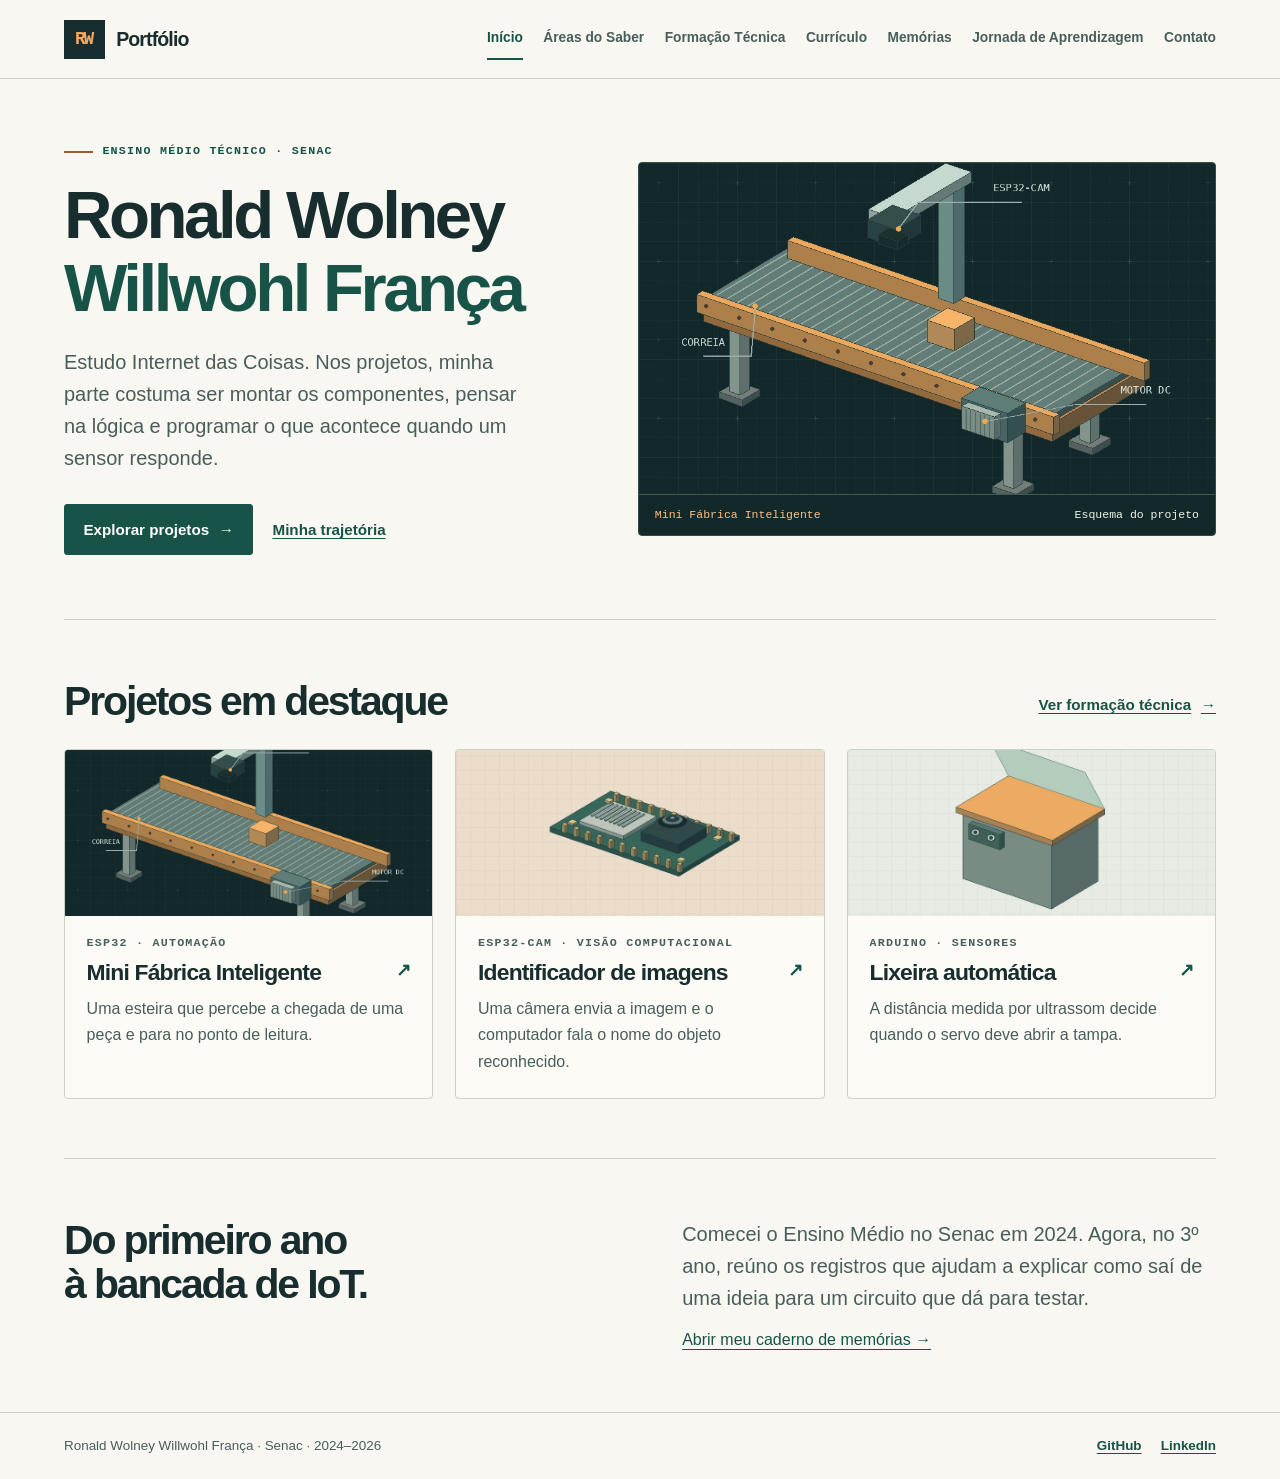
<file: index.html>
<!doctype html>
<html lang="pt-BR">
  <head>
    <meta charset="utf-8">
    <meta name="viewport" content="width=device-width, initial-scale=1">
    <meta name="description" content="Início no portfólio de Ronald Wolney Willwohl França, estudante de Internet das Coisas no Senac.">
    <title>Início | Ronald Wolney Willwohl França</title>
    <link rel="stylesheet" href="css/estilo.css">
  </head>
  <body>
    <a class="skip" href="#principal">Pular para o conteúdo</a>
    <!-- O menu é HTML comum. aria-current indica a página aberta para leitores de tela. -->
    <header>
      <div class="barra wrap">
        <a class="marca" href="index.html" aria-label="Portfólio de Ronald, início">
          <b aria-hidden="true">RW</b> Portfólio</a>
        <nav aria-label="Navegação principal">
          <a href="index.html" aria-current="page">Início</a>
          <a href="areas-do-saber.html">Áreas do Saber</a>
          <a href="formacao-tecnica.html">Formação Técnica</a>
          <a href="curriculo.html">Currículo</a>
          <a href="memorias.html">Memórias</a>
          <a href="jornada.html">Jornada de Aprendizagem</a>
          <a href="contato.html">Contato</a>
        </nav>
      </div>
    </header>
    <!-- As páginas ficam no mesmo nível. Caminhos relativos também funcionam depois de extrair o ZIP. -->
    <main id="principal" class="wrap">
      <section class="hero" aria-labelledby="nome">
        <div>
          <p class="micro">Ensino Médio Técnico · Senac</p>
          <h1 id="nome">Ronald Wolney<span>Willwohl França</span>
          </h1>
          <p class="lead">Estudo Internet das Coisas. Nos projetos, minha parte costuma ser montar os componentes, pensar na lógica e programar o que acontece quando um sensor responde.</p>
          <div class="links">
            <a class="botao" href="formacao-tecnica.html">Explorar projetos <span aria-hidden="true">→</span>
            </a>
            <a class="texto-link" href="jornada.html">Minha trajetória</a>
          </div>
        </div>
        <figure class="prancha">
          <img src="imagens/esteira.webp" alt="Ilustração em perspectiva da Mini Fábrica, com correia, motor e câmera acima da peça.">
          <figcaption>
            <span>Mini Fábrica Inteligente</span>
            <span>Esquema do projeto</span>
          </figcaption>
        </figure>
      </section>
      <section class="secao" aria-labelledby="destaques">
        <div class="linha-topo">
          <h2 id="destaques">Projetos em destaque</h2>
          <a class="texto-link" href="formacao-tecnica.html">Ver formação técnica <span aria-hidden="true">→</span>
          </a>
        </div>
        <div class="grade">
          <a class="card" href="formacao-tecnica.html#esteira">
            <img src="imagens/esteira.webp" alt="Ilustração de uma esteira com câmera e motor">
            <div class="corpo">
              <p class="micro">ESP32 · Automação</p>
              <h3>Mini Fábrica Inteligente <span aria-hidden="true">↗</span>
              </h3>
              <p>Uma esteira que percebe a chegada de uma peça e para no ponto de leitura.</p>
            </div>
          </a>
          <a class="card" href="formacao-tecnica.html#camera">
            <img src="imagens/camera.webp" alt="Ilustração de um módulo de câmera">
            <div class="corpo">
              <p class="micro">ESP32-CAM · Visão computacional</p>
              <h3>Identificador de imagens <span aria-hidden="true">↗</span>
              </h3>
              <p>Uma câmera envia a imagem e o computador fala o nome do objeto reconhecido.</p>
            </div>
          </a>
          <a class="card" href="formacao-tecnica.html#lixeira">
            <img src="imagens/lixeira.webp" alt="Ilustração da tampa e do sensor de uma lixeira">
            <div class="corpo">
              <p class="micro">Arduino · Sensores</p>
              <h3>Lixeira automática <span aria-hidden="true">↗</span>
              </h3>
              <p>A distância medida por ultrassom decide quando o servo deve abrir a tampa.</p>
            </div>
          </a>
        </div>
      </section>
      <section class="secao">
        <div class="ficha">
          <h2>Do primeiro ano<br>à bancada de IoT.</h2>
          <div>
            <p class="lead">Comecei o Ensino Médio no Senac em 2024. Agora, no 3º ano, reúno os registros que ajudam a explicar como saí de uma ideia para um circuito que dá para testar.</p>
            <p>
              <a href="memorias.html">Abrir meu caderno de memórias →</a>
            </p>
          </div>
        </div>
      </section>
    </main>
    <footer>
      <div class="rodape wrap">
        <span>Ronald Wolney Willwohl França · Senac · 2024–2026</span>
        <div class="links">
          <a href="https://github.com/RonaldinDuCaus">GitHub</a>
          <a href="https://www.linkedin.com/in/ronald-wolney-willwohl-fran%C3%A7a-411b18274/">LinkedIn</a>
        </div>
      </div>
    </footer>
  </body>
</html>
</file>
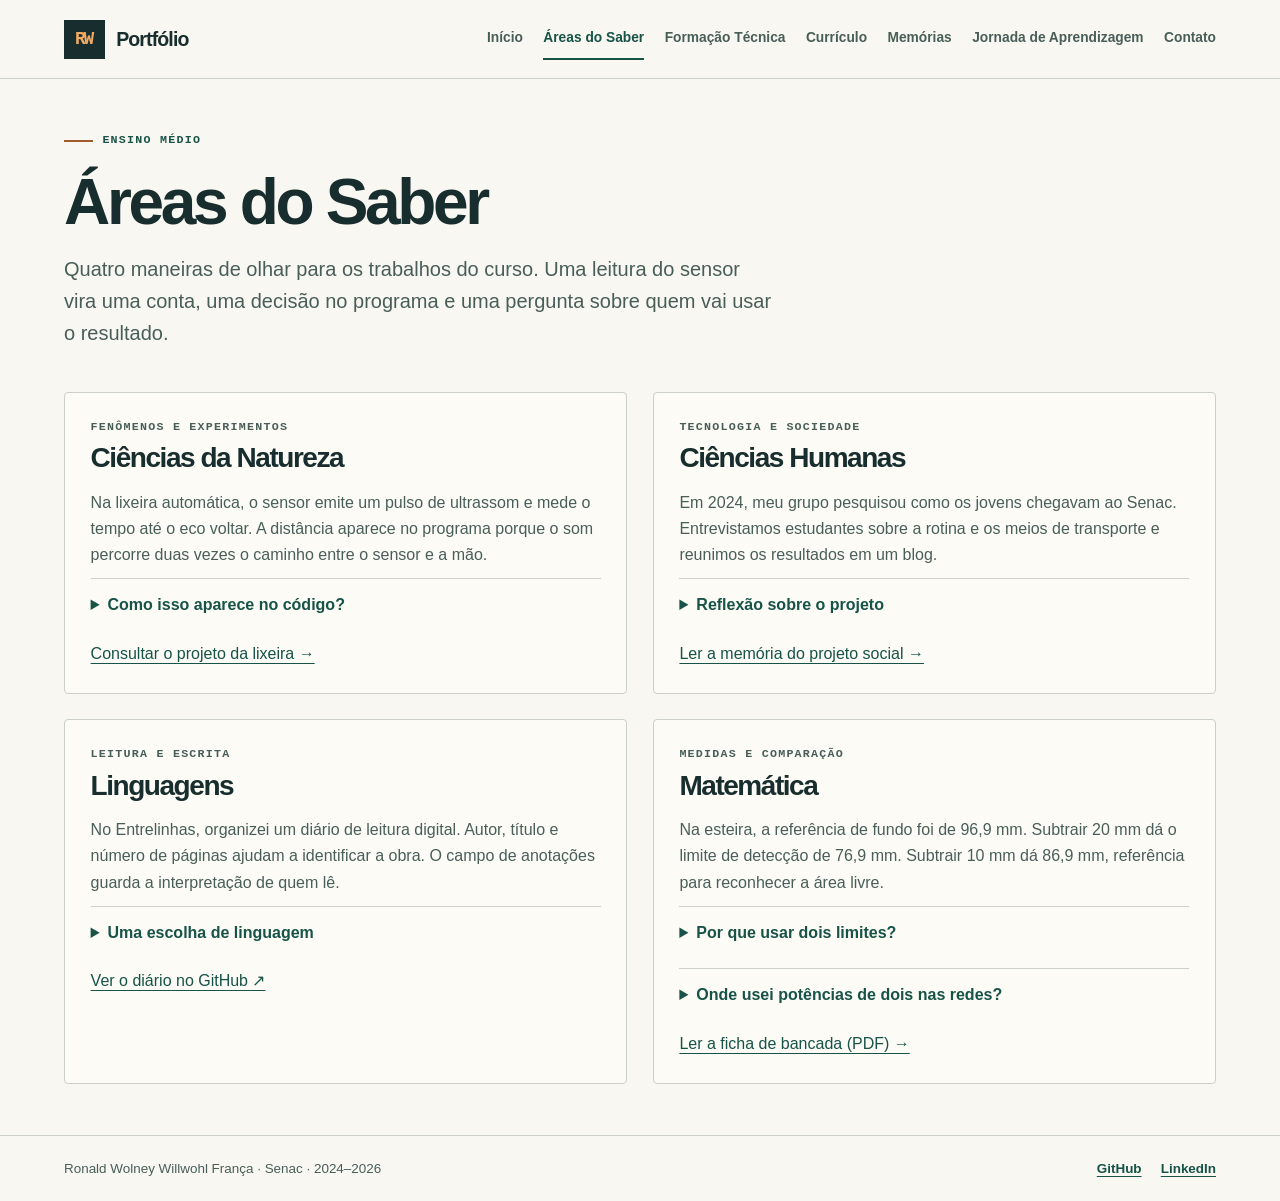
<file: areas-do-saber.html>
<!doctype html>
<html lang="pt-BR">
  <head>
    <meta charset="utf-8">
    <meta name="viewport" content="width=device-width, initial-scale=1">
    <meta name="description" content="Áreas do Saber no portfólio de Ronald Wolney Willwohl França, estudante de Internet das Coisas no Senac.">
    <title>Áreas do Saber | Ronald Wolney Willwohl França</title>
    <link rel="stylesheet" href="css/estilo.css">
  </head>
  <body>
    <a class="skip" href="#principal">Pular para o conteúdo</a>
    <!-- O menu é HTML comum. aria-current indica a página aberta para leitores de tela. -->
    <header>
      <div class="barra wrap">
        <a class="marca" href="index.html" aria-label="Portfólio de Ronald, início">
          <b aria-hidden="true">RW</b> Portfólio</a>
        <nav aria-label="Navegação principal">
          <a href="index.html">Início</a>
          <a href="areas-do-saber.html" aria-current="page">Áreas do Saber</a>
          <a href="formacao-tecnica.html">Formação Técnica</a>
          <a href="curriculo.html">Currículo</a>
          <a href="memorias.html">Memórias</a>
          <a href="jornada.html">Jornada de Aprendizagem</a>
          <a href="contato.html">Contato</a>
        </nav>
      </div>
    </header>
    <!-- As páginas ficam no mesmo nível. Caminhos relativos também funcionam depois de extrair o ZIP. -->
    <main id="principal" class="wrap">
      <div class="intro">
        <p class="micro">Ensino Médio</p>
        <h1>Áreas do Saber</h1>
        <p class="lead">Quatro maneiras de olhar para os trabalhos do curso. Uma leitura do sensor vira uma conta, uma decisão no programa e uma pergunta sobre quem vai usar o resultado.</p>
      </div>
      <section class="duas conteudo" aria-label="Quatro áreas do conhecimento">
        <article class="bloco">
          <p class="micro">Fenômenos e experimentos</p>
          <h2>Ciências da Natureza</h2>
          <p>Na lixeira automática, o sensor emite um pulso de ultrassom e mede o tempo até o eco voltar. A distância aparece no programa porque o som percorre duas vezes o caminho entre o sensor e a mão.</p>
          <details>
            <summary>Como isso aparece no código?</summary>
            <p>O programa multiplica a duração do eco, em microssegundos, por 0,034 cm/µs e divide por dois. A divisão desconta a viagem de volta.</p>
          </details>
          <a href="formacao-tecnica.html#lixeira">Consultar o projeto da lixeira →</a>
        </article>
        <article class="bloco">
          <p class="micro">Tecnologia e sociedade</p>
          <h2>Ciências Humanas</h2>
          <p>Em 2024, meu grupo pesquisou como os jovens chegavam ao Senac. Entrevistamos estudantes sobre a rotina e os meios de transporte e reunimos os resultados em um blog.</p>
          <details>
            <summary>Reflexão sobre o projeto</summary>
            <p>O endereço da escola era o mesmo para todos. As entrevistas mostraram que o percurso até ela fazia parte de rotinas diferentes. O blog foi a forma que encontramos de apresentar essas experiências lado a lado.</p>
          </details>
          <a href="memorias.html#mobilidade">Ler a memória do projeto social →</a>
        </article>
        <article class="bloco">
          <p class="micro">Leitura e escrita</p>
          <h2>Linguagens</h2>
          <p>No Entrelinhas, organizei um diário de leitura digital. Autor, título e número de páginas ajudam a identificar a obra. O campo de anotações guarda a interpretação de quem lê.</p>
          <details>
            <summary>Uma escolha de linguagem</summary>
            <p>“Quero ler”, “Lendo” e “Concluído” nomeiam situações diferentes. Esses rótulos deixam clara a ação que o leitor está registrando.</p>
          </details>
          <a href="https://github.com/RonaldinDuCaus/entrelinhas-leituras">Ver o diário no GitHub ↗</a>
        </article>
        <article class="bloco">
          <p class="micro">Medidas e comparação</p>
          <h2>Matemática</h2>
          <p>Na esteira, a referência de fundo foi de 96,9 mm. Subtrair 20 mm dá o limite de detecção de 76,9 mm. Subtrair 10 mm dá 86,9 mm, referência para reconhecer a área livre.</p>
          <details>
            <summary>Por que usar dois limites?</summary>
            <p>Se a leitura oscilar entre 79 e 82 mm, o sistema fica entre os limites. Isso evita alternar o estado do motor a cada pequena variação.</p>
          </details>
          <details>
            <summary>Onde usei potências de dois nas redes?</summary>
            <p>Em IPv4, cada bit pode ter dois valores. Com seis bits disponíveis, há 64 combinações. Em uma sub-rede /26, duas delas identificam a rede e o broadcast, deixando 62 endereços para dispositivos.</p>
            <a href="formacao-tecnica.html#calculo-ip">Acompanhar o cálculo com um endereço →</a>
          </details>
          <a href="documentos/mini-fabrica.pdf">Ler a ficha de bancada (PDF) →</a>
        </article>
      </section>
    </main>
    <footer>
      <div class="rodape wrap">
        <span>Ronald Wolney Willwohl França · Senac · 2024–2026</span>
        <div class="links">
          <a href="https://github.com/RonaldinDuCaus">GitHub</a>
          <a href="https://www.linkedin.com/in/ronald-wolney-willwohl-fran%C3%A7a-411b18274/">LinkedIn</a>
        </div>
      </div>
    </footer>
  </body>
</html>
</file>
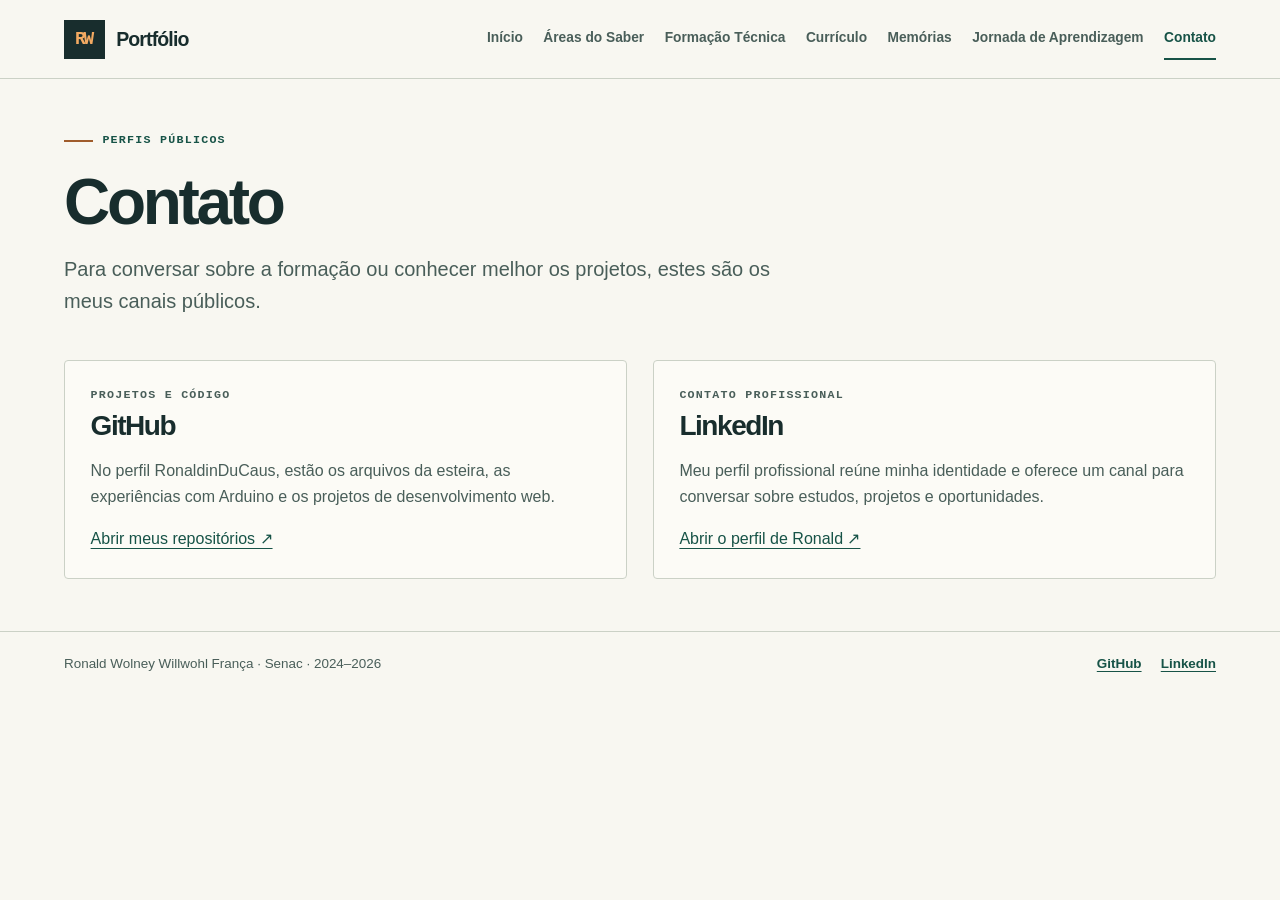
<file: contato.html>
<!doctype html>
<html lang="pt-BR">
  <head>
    <meta charset="utf-8">
    <meta name="viewport" content="width=device-width, initial-scale=1">
    <meta name="description" content="Contato no portfólio de Ronald Wolney Willwohl França, estudante de Internet das Coisas no Senac.">
    <title>Contato | Ronald Wolney Willwohl França</title>
    <link rel="stylesheet" href="css/estilo.css">
  </head>
  <body>
    <a class="skip" href="#principal">Pular para o conteúdo</a>
    <!-- O menu é HTML comum. aria-current indica a página aberta para leitores de tela. -->
    <header>
      <div class="barra wrap">
        <a class="marca" href="index.html" aria-label="Portfólio de Ronald, início">
          <b aria-hidden="true">RW</b> Portfólio</a>
        <nav aria-label="Navegação principal">
          <a href="index.html">Início</a>
          <a href="areas-do-saber.html">Áreas do Saber</a>
          <a href="formacao-tecnica.html">Formação Técnica</a>
          <a href="curriculo.html">Currículo</a>
          <a href="memorias.html">Memórias</a>
          <a href="jornada.html">Jornada de Aprendizagem</a>
          <a href="contato.html" aria-current="page">Contato</a>
        </nav>
      </div>
    </header>
    <!-- As páginas ficam no mesmo nível. Caminhos relativos também funcionam depois de extrair o ZIP. -->
    <main id="principal" class="wrap">
      <div class="intro">
        <p class="micro">Perfis públicos</p>
        <h1>Contato</h1>
        <p class="lead">Para conversar sobre a formação ou conhecer melhor os projetos, estes são os meus canais públicos.</p>
      </div>
      <section class="duas conteudo" aria-label="Perfis de Ronald">
        <article class="bloco">
          <p class="micro">Projetos e código</p>
          <h2>GitHub</h2>
          <p>No perfil RonaldinDuCaus, estão os arquivos da esteira, as experiências com Arduino e os projetos de desenvolvimento web.</p>
          <div class="links">
            <a href="https://github.com/RonaldinDuCaus?tab=repositories">Abrir meus repositórios ↗</a>
          </div>
        </article>
        <article class="bloco">
          <p class="micro">Contato profissional</p>
          <h2>LinkedIn</h2>
          <p>Meu perfil profissional reúne minha identidade e oferece um canal para conversar sobre estudos, projetos e oportunidades.</p>
          <div class="links">
            <a href="https://www.linkedin.com/in/ronald-wolney-willwohl-fran%C3%A7a-411b18274/">Abrir o perfil de Ronald ↗</a>
          </div>
        </article>
      </section>
    </main>
    <footer>
      <div class="rodape wrap">
        <span>Ronald Wolney Willwohl França · Senac · 2024–2026</span>
        <div class="links">
          <a href="https://github.com/RonaldinDuCaus">GitHub</a>
          <a href="https://www.linkedin.com/in/ronald-wolney-willwohl-fran%C3%A7a-411b18274/">LinkedIn</a>
        </div>
      </div>
    </footer>
  </body>
</html>
</file>
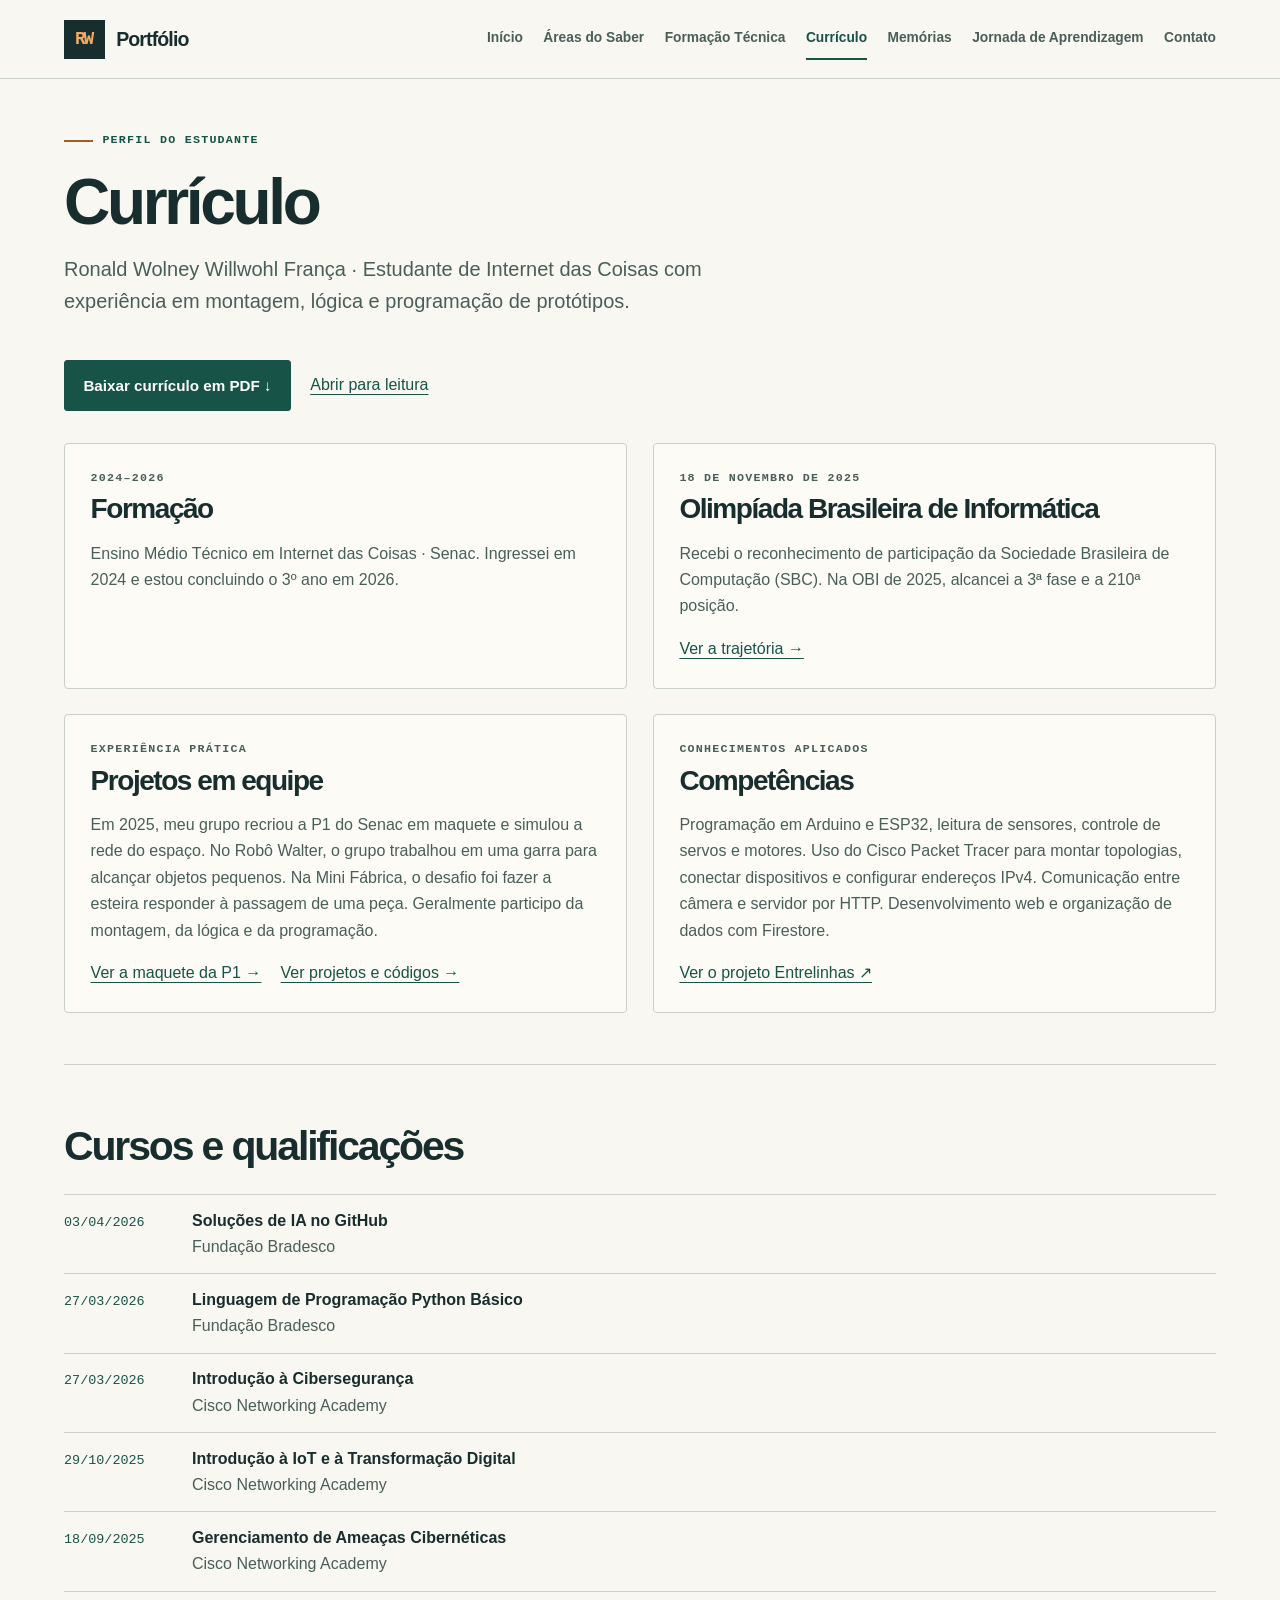
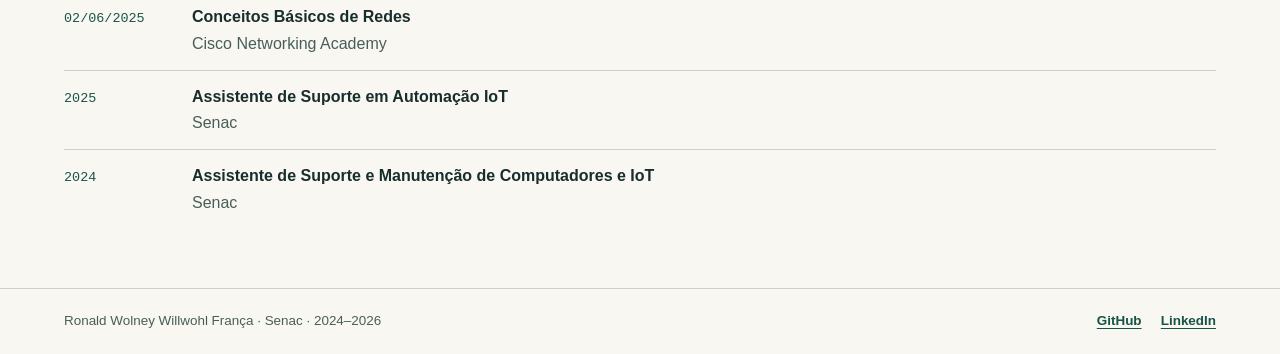
<file: curriculo.html>
<!doctype html>
<html lang="pt-BR">
  <head>
    <meta charset="utf-8">
    <meta name="viewport" content="width=device-width, initial-scale=1">
    <meta name="description" content="Currículo no portfólio de Ronald Wolney Willwohl França, estudante de Internet das Coisas no Senac.">
    <title>Currículo | Ronald Wolney Willwohl França</title>
    <link rel="stylesheet" href="css/estilo.css">
  </head>
  <body>
    <a class="skip" href="#principal">Pular para o conteúdo</a>
    <!-- O menu é HTML comum. aria-current indica a página aberta para leitores de tela. -->
    <header>
      <div class="barra wrap">
        <a class="marca" href="index.html" aria-label="Portfólio de Ronald, início">
          <b aria-hidden="true">RW</b> Portfólio</a>
        <nav aria-label="Navegação principal">
          <a href="index.html">Início</a>
          <a href="areas-do-saber.html">Áreas do Saber</a>
          <a href="formacao-tecnica.html">Formação Técnica</a>
          <a href="curriculo.html" aria-current="page">Currículo</a>
          <a href="memorias.html">Memórias</a>
          <a href="jornada.html">Jornada de Aprendizagem</a>
          <a href="contato.html">Contato</a>
        </nav>
      </div>
    </header>
    <!-- As páginas ficam no mesmo nível. Caminhos relativos também funcionam depois de extrair o ZIP. -->
    <main id="principal" class="wrap">
      <div class="intro">
        <p class="micro">Perfil do estudante</p>
        <h1>Currículo</h1>
        <p class="lead">Ronald Wolney Willwohl França · Estudante de Internet das Coisas com experiência em montagem, lógica e programação de protótipos.</p>
      </div>
      <div class="links antes">
        <a class="botao" href="documentos/curriculo-ronald-franca.pdf" download>Baixar currículo em PDF ↓</a>
        <a href="documentos/curriculo-ronald-franca.pdf">Abrir para leitura</a>
      </div>
      <section class="duas conteudo" aria-label="Formação e trajetória">
        <article class="bloco">
          <p class="micro">2024–2026</p>
          <h2>Formação</h2>
          <p>Ensino Médio Técnico em Internet das Coisas · Senac. Ingressei em 2024 e estou concluindo o 3º ano em 2026.</p>
        </article>
        <article class="bloco">
          <p class="micro">18 de novembro de 2025</p>
          <h2>Olimpíada Brasileira de Informática</h2>
          <p>Recebi o reconhecimento de participação da Sociedade Brasileira de Computação (SBC). Na OBI de 2025, alcancei a 3ª fase e a 210ª posição.</p>
          <div class="links">
            <a href="jornada.html">Ver a trajetória →</a>
          </div>
        </article>
        <article class="bloco">
          <p class="micro">Experiência prática</p>
          <h2>Projetos em equipe</h2>
          <p>Em 2025, meu grupo recriou a P1 do Senac em maquete e simulou a rede do espaço. No Robô Walter, o grupo trabalhou em uma garra para alcançar objetos pequenos. Na Mini Fábrica, o desafio foi fazer a esteira responder à passagem de uma peça. Geralmente participo da montagem, da lógica e da programação.</p>
          <div class="links">
            <a href="formacao-tecnica.html#maquete">Ver a maquete da P1 →</a>
            <a href="formacao-tecnica.html">Ver projetos e códigos →</a>
          </div>
        </article>
        <article class="bloco">
          <p class="micro">Conhecimentos aplicados</p>
          <h2>Competências</h2>
          <p>Programação em Arduino e ESP32, leitura de sensores, controle de servos e motores. Uso do Cisco Packet Tracer para montar topologias, conectar dispositivos e configurar endereços IPv4. Comunicação entre câmera e servidor por HTTP. Desenvolvimento web e organização de dados com Firestore.</p>
          <div class="links">
            <a href="https://github.com/RonaldinDuCaus/entrelinhas-leituras">Ver o projeto Entrelinhas ↗</a>
          </div>
        </article>
      </section>
      <section class="secao">
        <div class="linha-topo">
          <h2>Cursos e qualificações</h2>
        </div>
        <ul class="historico">
          <li>
            <span class="data">03/04/2026</span>
            <div>
              <strong>Soluções de IA no GitHub</strong>
              <br>Fundação Bradesco</div>
          </li>
          <li>
            <span class="data">27/03/2026</span>
            <div>
              <strong>Linguagem de Programação Python Básico</strong>
              <br>Fundação Bradesco</div>
          </li>
          <li>
            <span class="data">27/03/2026</span>
            <div>
              <strong>Introdução à Cibersegurança</strong>
              <br>Cisco Networking Academy</div>
          </li>
          <li>
            <span class="data">29/10/2025</span>
            <div>
              <strong>Introdução à IoT e à Transformação Digital</strong>
              <br>Cisco Networking Academy</div>
          </li>
          <li>
            <span class="data">18/09/2025</span>
            <div>
              <strong>Gerenciamento de Ameaças Cibernéticas</strong>
              <br>Cisco Networking Academy</div>
          </li>
          <li>
            <span class="data">02/06/2025</span>
            <div>
              <strong>Conceitos Básicos de Redes</strong>
              <br>Cisco Networking Academy</div>
          </li>
          <li>
            <span class="data">2025</span>
            <div>
              <strong>Assistente de Suporte em Automação IoT</strong>
              <br>Senac</div>
          </li>
          <li>
            <span class="data">2024</span>
            <div>
              <strong>Assistente de Suporte e Manutenção de Computadores e IoT</strong>
              <br>Senac</div>
          </li>
        </ul>
      </section>
    </main>
    <footer>
      <div class="rodape wrap">
        <span>Ronald Wolney Willwohl França · Senac · 2024–2026</span>
        <div class="links">
          <a href="https://github.com/RonaldinDuCaus">GitHub</a>
          <a href="https://www.linkedin.com/in/ronald-wolney-willwohl-fran%C3%A7a-411b18274/">LinkedIn</a>
        </div>
      </div>
    </footer>
  </body>
</html>
</file>
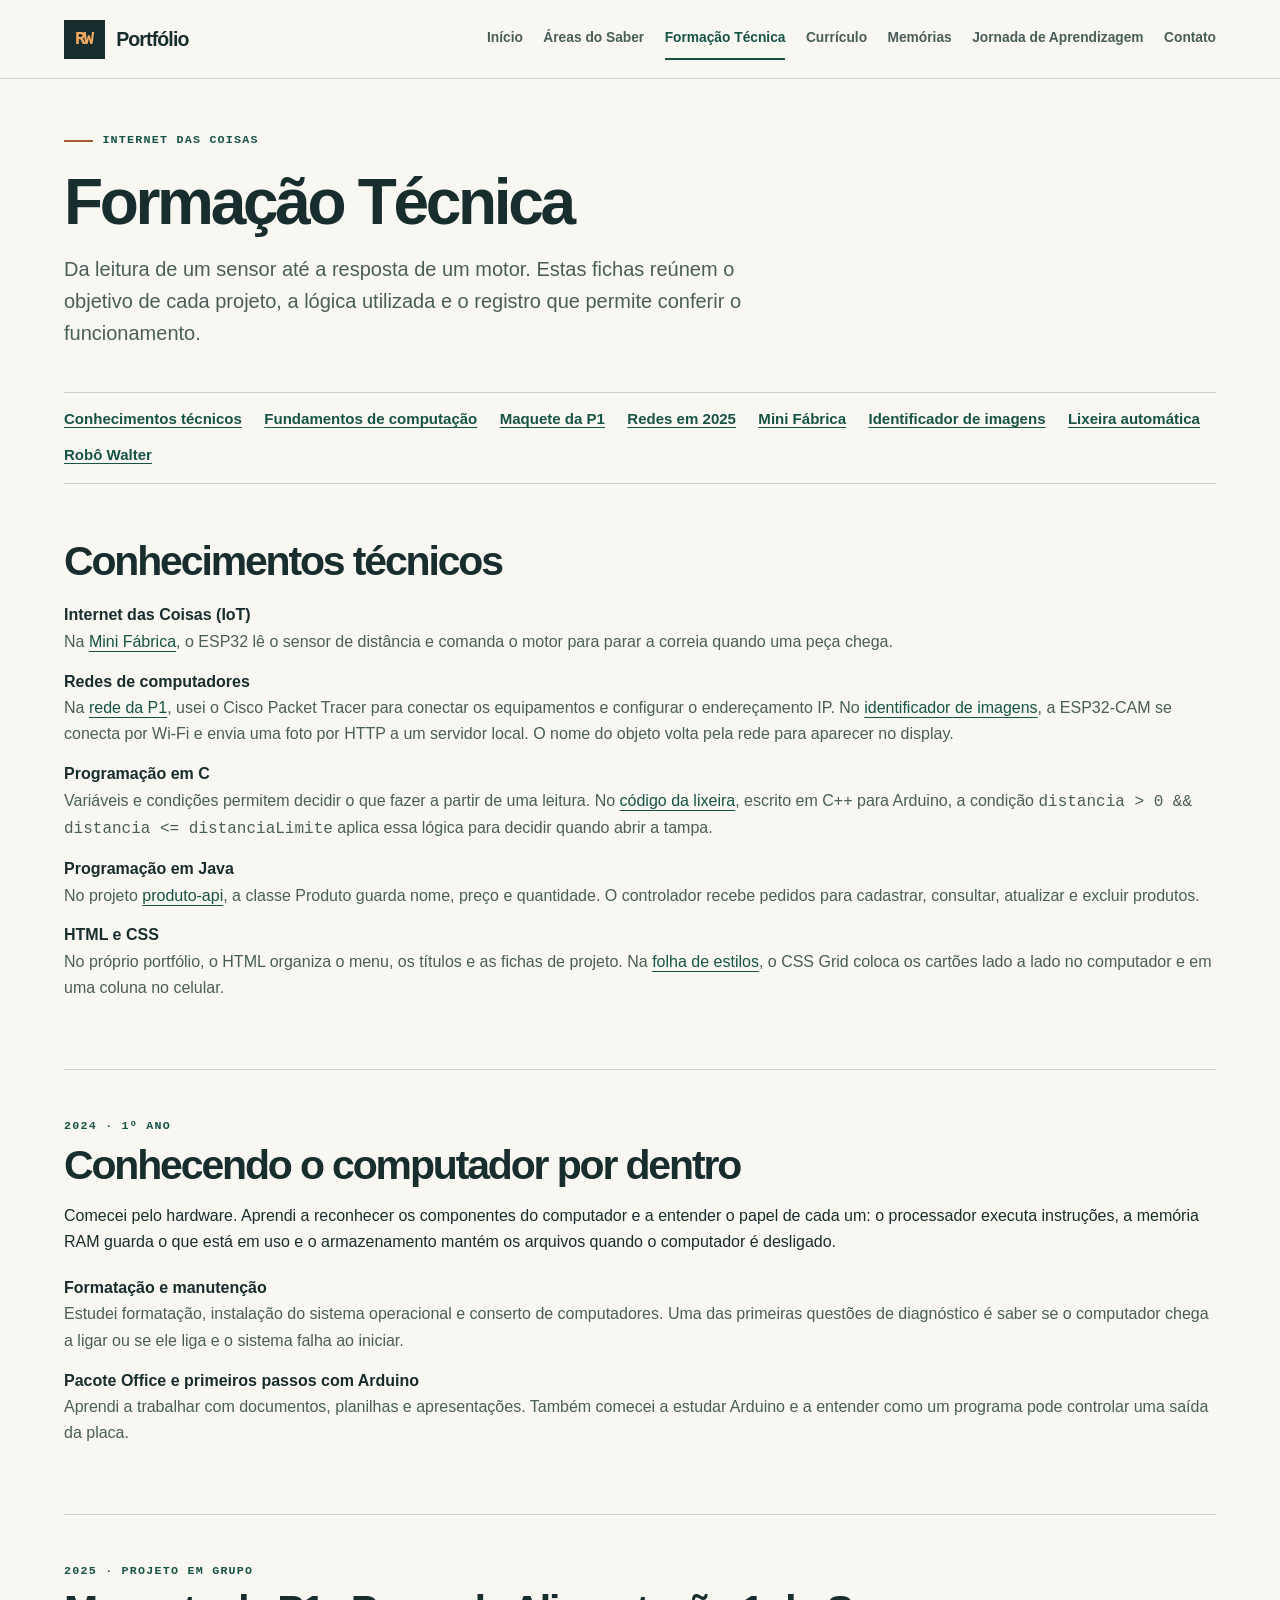
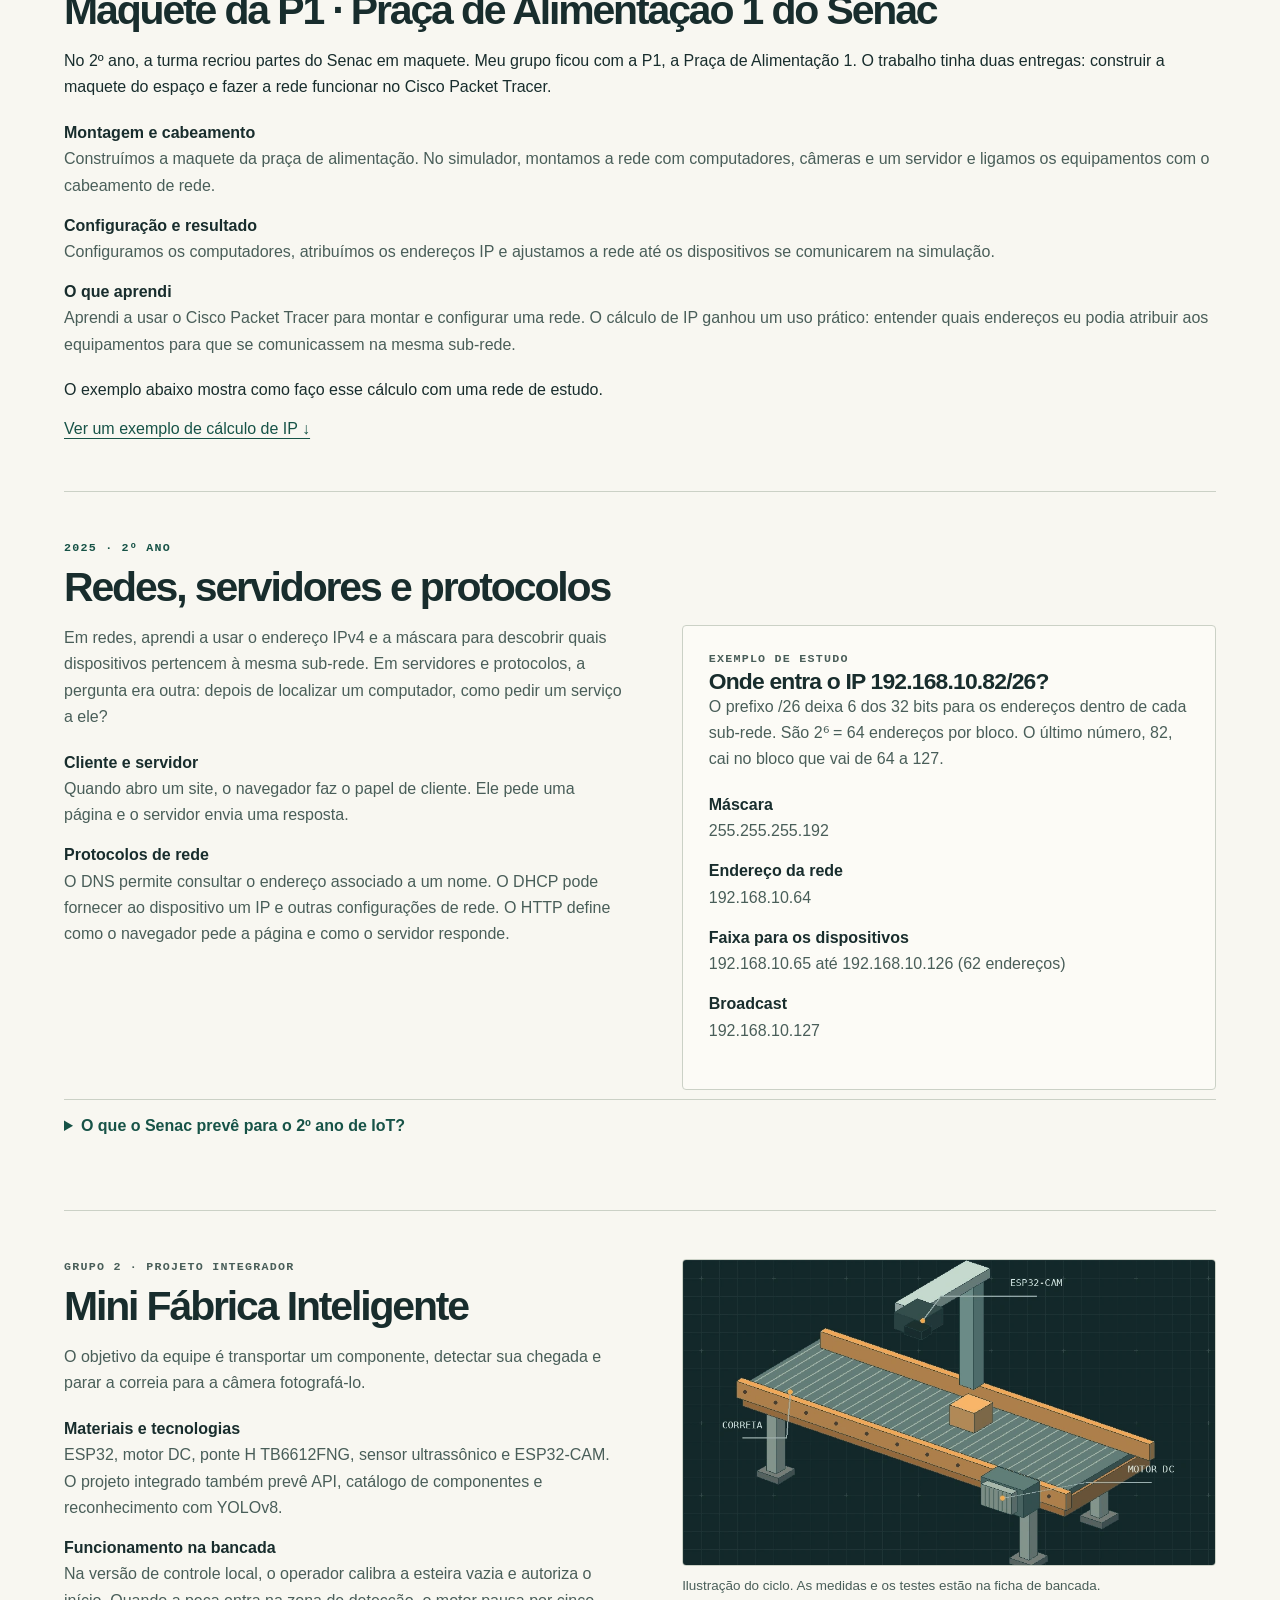
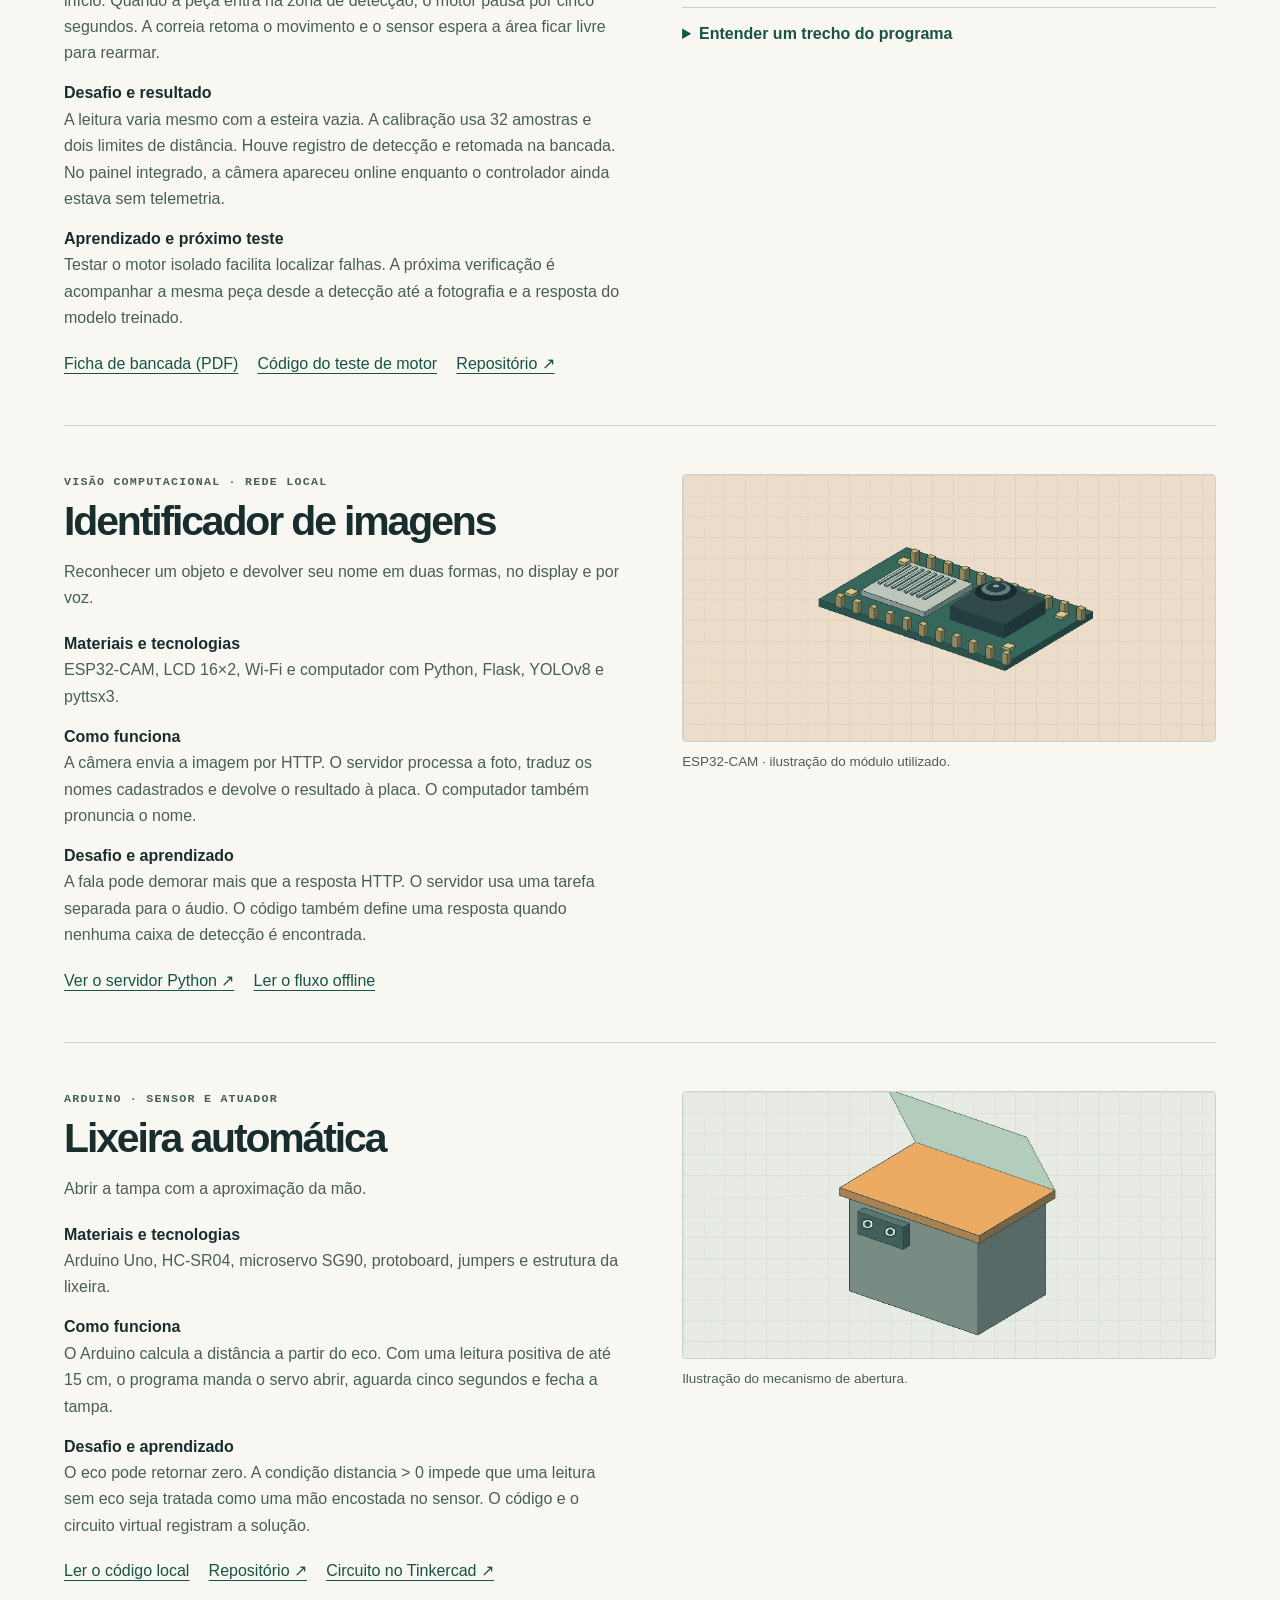
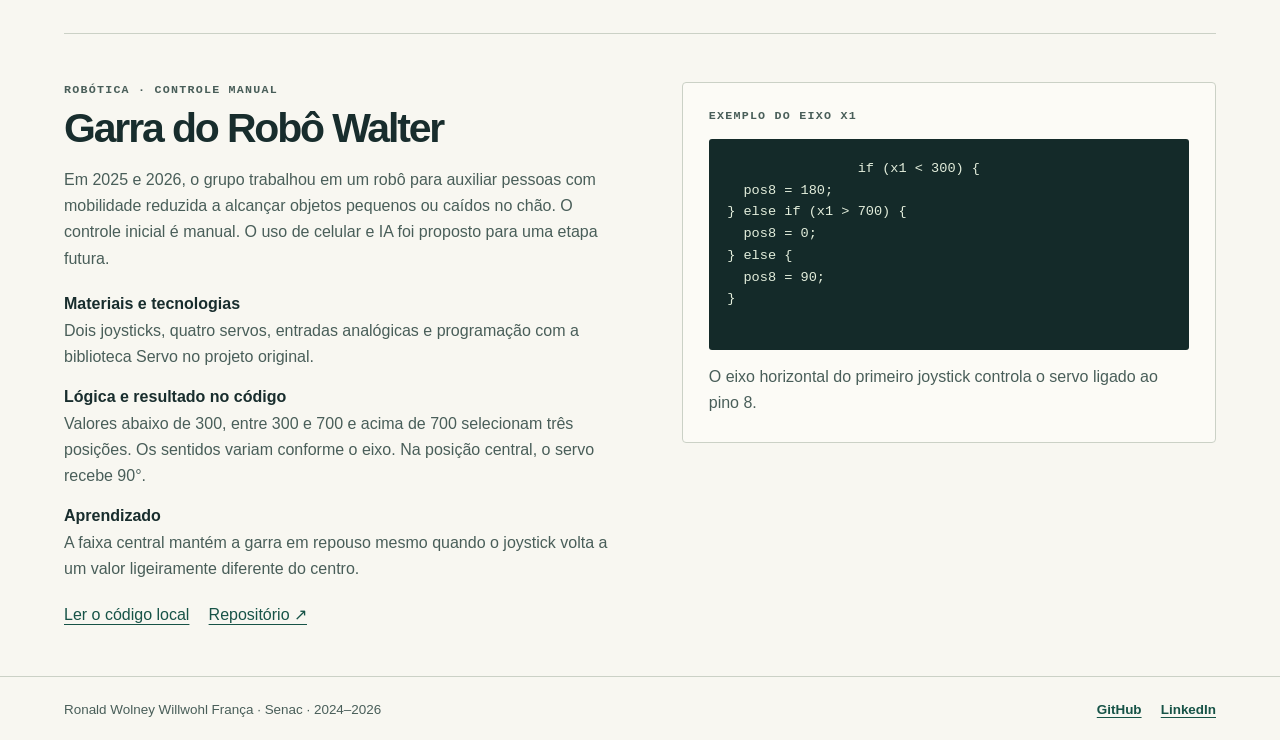
<file: formacao-tecnica.html>
<!doctype html>
<html lang="pt-BR">
  <head>
    <meta charset="utf-8">
    <meta name="viewport" content="width=device-width, initial-scale=1">
    <meta name="description" content="Formação Técnica no portfólio de Ronald Wolney Willwohl França, estudante de Internet das Coisas no Senac.">
    <title>Formação Técnica | Ronald Wolney Willwohl França</title>
    <link rel="stylesheet" href="css/estilo.css">
  </head>
  <body>
    <a class="skip" href="#principal">Pular para o conteúdo</a>
    <!-- O menu é HTML comum. aria-current indica a página aberta para leitores de tela. -->
    <header>
      <div class="barra wrap">
        <a class="marca" href="index.html" aria-label="Portfólio de Ronald, início">
          <b aria-hidden="true">RW</b> Portfólio</a>
        <nav aria-label="Navegação principal">
          <a href="index.html">Início</a>
          <a href="areas-do-saber.html">Áreas do Saber</a>
          <a href="formacao-tecnica.html" aria-current="page">Formação Técnica</a>
          <a href="curriculo.html">Currículo</a>
          <a href="memorias.html">Memórias</a>
          <a href="jornada.html">Jornada de Aprendizagem</a>
          <a href="contato.html">Contato</a>
        </nav>
      </div>
    </header>
    <!-- As páginas ficam no mesmo nível. Caminhos relativos também funcionam depois de extrair o ZIP. -->
    <main id="principal" class="wrap">
      <div class="intro">
        <p class="micro">Internet das Coisas</p>
        <h1>Formação Técnica</h1>
        <p class="lead">Da leitura de um sensor até a resposta de um motor. Estas fichas reúnem o objetivo de cada projeto, a lógica utilizada e o registro que permite conferir o funcionamento.</p>
      </div>
      <div class="atalhos" aria-label="Projetos nesta página">
        <a href="#conhecimentos">Conhecimentos técnicos</a>
        <a href="#primeiro-ano">Fundamentos de computação</a>
        <a href="#maquete">Maquete da P1</a>
        <a href="#redes-2025">Redes em 2025</a>
        <a href="#esteira">Mini Fábrica</a>
        <a href="#camera">Identificador de imagens</a>
        <a href="#lixeira">Lixeira automática</a>
        <a href="#walter">Robô Walter</a>
      </div>
      <!-- Cada conhecimento aponta para um projeto ou material que permite conferir o exemplo. -->
      <section class="projeto" aria-labelledby="conhecimentos">
        <h2 id="conhecimentos">Conhecimentos técnicos</h2>
        <dl>
          <dt>Internet das Coisas (IoT)</dt>
          <dd>Na <a href="#esteira">Mini Fábrica</a>, o ESP32 lê o sensor de distância e comanda o motor para parar a correia quando uma peça chega.</dd>
          <dt>Redes de computadores</dt>
          <dd>Na <a href="#maquete">rede da P1</a>, usei o Cisco Packet Tracer para conectar os equipamentos e configurar o endereçamento IP. No <a href="#camera">identificador de imagens</a>, a ESP32-CAM se conecta por Wi-Fi e envia uma foto por HTTP a um servidor local. O nome do objeto volta pela rede para aparecer no display.</dd>
          <dt>Programação em C</dt>
          <dd>Variáveis e condições permitem decidir o que fazer a partir de uma leitura. No <a href="codigos/lixeira.cpp">código da lixeira</a>, escrito em C++ para Arduino, a condição <code>distancia &gt; 0 &amp;&amp; distancia &lt;= distanciaLimite</code> aplica essa lógica para decidir quando abrir a tampa.</dd>
          <dt>Programação em Java</dt>
          <dd>No projeto <a href="https://github.com/RonaldinDuCaus/produto-api/blob/main/src/main/java/com/exemplo/produtoapi/controller/ProdutoController.java">produto-api</a>, a classe Produto guarda nome, preço e quantidade. O controlador recebe pedidos para cadastrar, consultar, atualizar e excluir produtos.</dd>
          <dt>HTML e CSS</dt>
          <dd>No próprio portfólio, o HTML organiza o menu, os títulos e as fichas de projeto. Na <a href="css/estilo.css">folha de estilos</a>, o CSS Grid coloca os cartões lado a lado no computador e em uma coluna no celular.</dd>
        </dl>
      </section>
      <section id="primeiro-ano" class="projeto">
        <p class="micro">2024 · 1º ano</p>
        <h2>Conhecendo o computador por dentro</h2>
        <p>Comecei pelo hardware. Aprendi a reconhecer os componentes do computador e a entender o papel de cada um: o processador executa instruções, a memória RAM guarda o que está em uso e o armazenamento mantém os arquivos quando o computador é desligado.</p>
        <dl>
          <dt>Formatação e manutenção</dt>
          <dd>Estudei formatação, instalação do sistema operacional e conserto de computadores. Uma das primeiras questões de diagnóstico é saber se o computador chega a ligar ou se ele liga e o sistema falha ao iniciar.</dd>
          <dt>Pacote Office e primeiros passos com Arduino</dt>
          <dd>Aprendi a trabalhar com documentos, planilhas e apresentações. Também comecei a estudar Arduino e a entender como um programa pode controlar uma saída da placa.</dd>
        </dl>
      </section>
      <article id="maquete" class="projeto">
        <p class="micro">2025 · Projeto em grupo</p>
        <h2>Maquete da P1 · Praça de Alimentação 1 do Senac</h2>
        <p>No 2º ano, a turma recriou partes do Senac em maquete. Meu grupo ficou com a P1, a Praça de Alimentação 1. O trabalho tinha duas entregas: construir a maquete do espaço e fazer a rede funcionar no Cisco Packet Tracer.</p>
        <dl>
          <dt>Montagem e cabeamento</dt>
          <dd>Construímos a maquete da praça de alimentação. No simulador, montamos a rede com computadores, câmeras e um servidor e ligamos os equipamentos com o cabeamento de rede.</dd>
          <dt>Configuração e resultado</dt>
          <dd>Configuramos os computadores, atribuímos os endereços IP e ajustamos a rede até os dispositivos se comunicarem na simulação.</dd>
          <dt>O que aprendi</dt>
          <dd>Aprendi a usar o Cisco Packet Tracer para montar e configurar uma rede. O cálculo de IP ganhou um uso prático: entender quais endereços eu podia atribuir aos equipamentos para que se comunicassem na mesma sub-rede.</dd>
        </dl>
        <p>O exemplo abaixo mostra como faço esse cálculo com uma rede de estudo.</p>
        <p><a href="#redes-2025">Ver um exemplo de cálculo de IP ↓</a></p>
      </article>
      <section id="redes-2025" class="projeto">
        <p class="micro">2025 · 2º ano</p>
        <h2>Redes, servidores e protocolos</h2>
        <div class="ficha">
          <div>
            <p>Em redes, aprendi a usar o endereço IPv4 e a máscara para descobrir quais dispositivos pertencem à mesma sub-rede. Em servidores e protocolos, a pergunta era outra: depois de localizar um computador, como pedir um serviço a ele?</p>
            <dl>
              <dt>Cliente e servidor</dt>
              <dd>Quando abro um site, o navegador faz o papel de cliente. Ele pede uma página e o servidor envia uma resposta.</dd>
              <dt>Protocolos de rede</dt>
              <dd>O DNS permite consultar o endereço associado a um nome. O DHCP pode fornecer ao dispositivo um IP e outras configurações de rede. O HTTP define como o navegador pede a página e como o servidor responde.</dd>
            </dl>
          </div>
          <aside class="bloco" aria-labelledby="calculo-ip">
            <p class="micro">Exemplo de estudo</p>
            <h3 id="calculo-ip">Onde entra o IP 192.168.10.82/26?</h3>
            <p>O prefixo /26 deixa 6 dos 32 bits para os endereços dentro de cada sub-rede. São 2⁶ = 64 endereços por bloco. O último número, 82, cai no bloco que vai de 64 a 127.</p>
            <dl>
              <dt>Máscara</dt><dd>255.255.255.192</dd>
              <dt>Endereço da rede</dt><dd>192.168.10.64</dd>
              <dt>Faixa para os dispositivos</dt><dd>192.168.10.65 até 192.168.10.126 (62 endereços)</dd>
              <dt>Broadcast</dt><dd>192.168.10.127</dd>
            </dl>
          </aside>
        </div>
        <details>
          <summary>O que o Senac prevê para o 2º ano de IoT?</summary>
          <p>O plano de curso do Ensino Médio Técnico em Internet das Coisas do Senac SP reserva 240 horas para a formação técnica e profissional do segundo ano. Entre as competências previstas estão instalar redes locais, trabalhar com redes sem fio e protocolos de IoT, integrar tecnologias, cuidar da segurança dos dispositivos e desenvolver automação acessível.</p>
          <p>A programação pública apresenta as competências por ano. As datas das aulas da minha turma em 2025 não constam nesse plano.</p>
          <a href="https://www.sp.senac.br/documents/20125/37044884/298_PC_Internet_Coisas_integrado_Ensino_Medio.pdf/ad17ab72-34b2-03d5-413c-a64f787764bb?t=1630678902181">Consultar o plano de curso do Senac SP (PDF) ↗</a>
        </details>
      </section>
      <article id="esteira" class="projeto">
        <div class="ficha">
          <div>
            <p class="micro">Grupo 2 · Projeto integrador</p>
            <h2>Mini Fábrica Inteligente</h2>
            <p>O objetivo da equipe é transportar um componente, detectar sua chegada e parar a correia para a câmera fotografá-lo.</p>
            <dl>
              <dt>Materiais e tecnologias</dt>
              <dd>ESP32, motor DC, ponte H TB6612FNG, sensor ultrassônico e ESP32-CAM. O projeto integrado também prevê API, catálogo de componentes e reconhecimento com YOLOv8.</dd>
              <dt>Funcionamento na bancada</dt>
              <dd>Na versão de controle local, o operador calibra a esteira vazia e autoriza o início. Quando a peça entra na zona de detecção, o motor pausa por cinco segundos. A correia retoma o movimento e o sensor espera a área ficar livre para rearmar.</dd>
              <dt>Desafio e resultado</dt>
              <dd>A leitura varia mesmo com a esteira vazia. A calibração usa 32 amostras e dois limites de distância. Houve registro de detecção e retomada na bancada. No painel integrado, a câmera apareceu online enquanto o controlador ainda estava sem telemetria.</dd>
              <dt>Aprendizado e próximo teste</dt>
              <dd>Testar o motor isolado facilita localizar falhas. A próxima verificação é acompanhar a mesma peça desde a detecção até a fotografia e a resposta do modelo treinado.</dd>
            </dl>
            <div class="links">
              <a href="documentos/mini-fabrica.pdf">Ficha de bancada (PDF)</a>
              <a href="codigos/teste-motor.ino">Código do teste de motor</a>
              <a href="https://github.com/RonaldinDuCaus/EsteiraV2">Repositório ↗</a>
            </div>
          </div>
          <div>
            <figure>
              <img src="imagens/esteira.webp" alt="Desenho da disposição de uma correia, de uma câmera e de um motor.">
              <figcaption>Ilustração do ciclo. As medidas e os testes estão na ficha de bancada.</figcaption>
            </figure>
            <details>
              <summary>Entender um trecho do programa</summary>
              <pre>
                <code>if (agora - ultimaMudanca &gt;= INTERVALO_MS) {
  ultimaMudanca = agora;</code>
              </pre>
              <p>No primeiro teste, o ESP32 consulta o relógio e compara o tempo decorrido com 5.000 ms. Ao alcançar esse intervalo, o programa alterna o estado do motor.</p>
            </details>
          </div>
        </div>
      </article>
      <article id="camera" class="projeto">
        <div class="ficha">
          <div>
            <p class="micro">Visão computacional · Rede local</p>
            <h2>Identificador de imagens</h2>
            <p>Reconhecer um objeto e devolver seu nome em duas formas, no display e por voz.</p>
            <dl>
              <dt>Materiais e tecnologias</dt>
              <dd>ESP32-CAM, LCD 16×2, Wi-Fi e computador com Python, Flask, YOLOv8 e pyttsx3.</dd>
              <dt>Como funciona</dt>
              <dd>A câmera envia a imagem por HTTP. O servidor processa a foto, traduz os nomes cadastrados e devolve o resultado à placa. O computador também pronuncia o nome.</dd>
              <dt>Desafio e aprendizado</dt>
              <dd>A fala pode demorar mais que a resposta HTTP. O servidor usa uma tarefa separada para o áudio. O código também define uma resposta quando nenhuma caixa de detecção é encontrada.</dd>
            </dl>
            <div class="links">
              <a href="https://github.com/RonaldinDuCaus/Identificador-de-Imagens/blob/main/server.py">Ver o servidor Python ↗</a>
              <a href="documentos/fluxo-camera.txt">Ler o fluxo offline</a>
            </div>
          </div>
          <div>
            <figure>
              <img src="imagens/camera.webp" alt="Ilustração de um módulo com câmera e conector.">
              <figcaption>ESP32-CAM · ilustração do módulo utilizado.</figcaption>
            </figure>
          </div>
        </div>
      </article>
      <article id="lixeira" class="projeto">
        <div class="ficha">
          <div>
            <p class="micro">Arduino · Sensor e atuador</p>
            <h2>Lixeira automática</h2>
            <p>Abrir a tampa com a aproximação da mão.</p>
            <dl>
              <dt>Materiais e tecnologias</dt>
              <dd>Arduino Uno, HC-SR04, microservo SG90, protoboard, jumpers e estrutura da lixeira.</dd>
              <dt>Como funciona</dt>
              <dd>O Arduino calcula a distância a partir do eco. Com uma leitura positiva de até 15 cm, o programa manda o servo abrir, aguarda cinco segundos e fecha a tampa.</dd>
              <dt>Desafio e aprendizado</dt>
              <dd>O eco pode retornar zero. A condição distancia &gt; 0 impede que uma leitura sem eco seja tratada como uma mão encostada no sensor. O código e o circuito virtual registram a solução.</dd>
            </dl>
            <div class="links">
              <a href="codigos/lixeira.cpp">Ler o código local</a>
              <a href="https://github.com/RonaldinDuCaus/Lixeira-Automatica-com-arduino">Repositório ↗</a>
              <a href="https://www.tinkercad.com/things/d8ijNhSOEgd-projeto-lixeira-automatica-iot03">Circuito no Tinkercad ↗</a>
            </div>
          </div>
          <div>
            <figure>
              <img src="imagens/lixeira.webp" alt="Desenho de uma lixeira com a tampa aberta e o sensor na frente.">
              <figcaption>Ilustração do mecanismo de abertura.</figcaption>
            </figure>
          </div>
        </div>
      </article>
      <article id="walter" class="projeto">
        <div class="ficha">
          <div>
            <p class="micro">Robótica · Controle manual</p>
            <h2>Garra do Robô Walter</h2>
            <p>Em 2025 e 2026, o grupo trabalhou em um robô para auxiliar pessoas com mobilidade reduzida a alcançar objetos pequenos ou caídos no chão. O controle inicial é manual. O uso de celular e IA foi proposto para uma etapa futura.</p>
            <dl>
              <dt>Materiais e tecnologias</dt>
              <dd>Dois joysticks, quatro servos, entradas analógicas e programação com a biblioteca Servo no projeto original.</dd>
              <dt>Lógica e resultado no código</dt>
              <dd>Valores abaixo de 300, entre 300 e 700 e acima de 700 selecionam três posições. Os sentidos variam conforme o eixo. Na posição central, o servo recebe 90°.</dd>
              <dt>Aprendizado</dt>
              <dd>A faixa central mantém a garra em repouso mesmo quando o joystick volta a um valor ligeiramente diferente do centro.</dd>
            </dl>
            <div class="links">
              <a href="codigos/garra.cpp">Ler o código local</a>
              <a href="https://github.com/RonaldinDuCaus/Robo-Walter">Repositório ↗</a>
            </div>
          </div>
          <div>
            <div class="bloco">
              <p class="micro">Exemplo do eixo X1</p>
              <pre>
                <code>if (x1 &lt; 300) {
  pos8 = 180;
} else if (x1 &gt; 700) {
  pos8 = 0;
} else {
  pos8 = 90;
}</code>
              </pre>
              <p>O eixo horizontal do primeiro joystick controla o servo ligado ao pino 8.</p>
            </div>
          </div>
        </div>
      </article>
    </main>
    <footer>
      <div class="rodape wrap">
        <span>Ronald Wolney Willwohl França · Senac · 2024–2026</span>
        <div class="links">
          <a href="https://github.com/RonaldinDuCaus">GitHub</a>
          <a href="https://www.linkedin.com/in/ronald-wolney-willwohl-fran%C3%A7a-411b18274/">LinkedIn</a>
        </div>
      </div>
    </footer>
  </body>
</html>
</file>
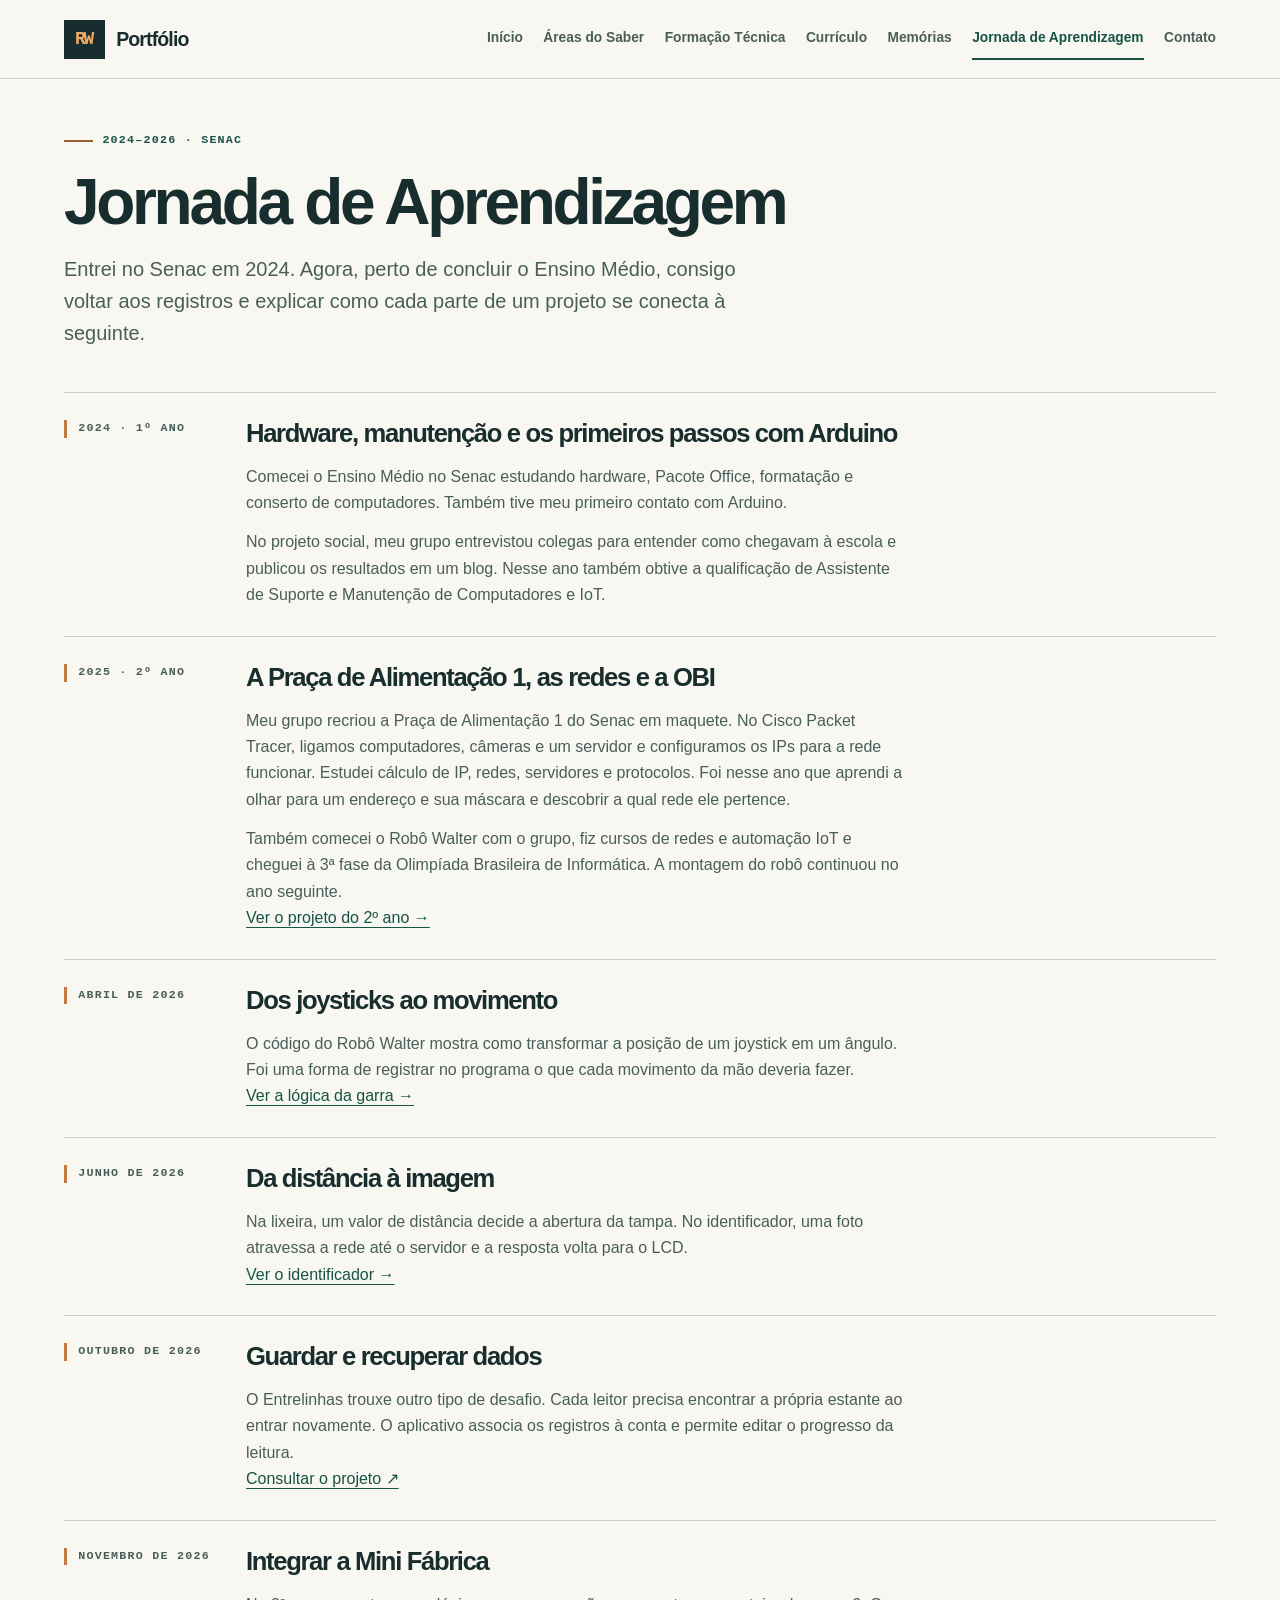
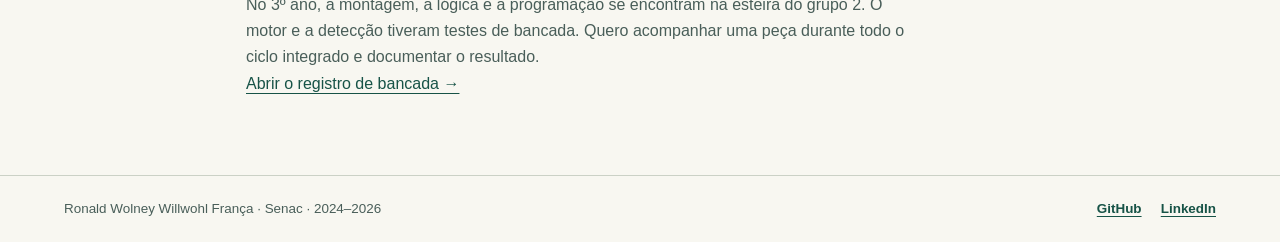
<file: jornada.html>
<!doctype html>
<html lang="pt-BR">
  <head>
    <meta charset="utf-8">
    <meta name="viewport" content="width=device-width, initial-scale=1">
    <meta name="description" content="Jornada de Aprendizagem no portfólio de Ronald Wolney Willwohl França, estudante de Internet das Coisas no Senac.">
    <title>Jornada de Aprendizagem | Ronald Wolney Willwohl França</title>
    <link rel="stylesheet" href="css/estilo.css">
  </head>
  <body>
    <a class="skip" href="#principal">Pular para o conteúdo</a>
    <!-- O menu é HTML comum. aria-current indica a página aberta para leitores de tela. -->
    <header>
      <div class="barra wrap">
        <a class="marca" href="index.html" aria-label="Portfólio de Ronald, início">
          <b aria-hidden="true">RW</b> Portfólio</a>
        <nav aria-label="Navegação principal">
          <a href="index.html">Início</a>
          <a href="areas-do-saber.html">Áreas do Saber</a>
          <a href="formacao-tecnica.html">Formação Técnica</a>
          <a href="curriculo.html">Currículo</a>
          <a href="memorias.html">Memórias</a>
          <a href="jornada.html" aria-current="page">Jornada de Aprendizagem</a>
          <a href="contato.html">Contato</a>
        </nav>
      </div>
    </header>
    <!-- As páginas ficam no mesmo nível. Caminhos relativos também funcionam depois de extrair o ZIP. -->
    <main id="principal" class="wrap">
      <div class="intro">
        <p class="micro">2024–2026 · Senac</p>
        <h1>Jornada de Aprendizagem</h1>
        <p class="lead">Entrei no Senac em 2024. Agora, perto de concluir o Ensino Médio, consigo voltar aos registros e explicar como cada parte de um projeto se conecta à seguinte.</p>
      </div>
      <section class="conteudo" aria-label="Linha do tempo do curso">
        <article class="passo">
          <p class="micro">2024 · 1º ano</p>
          <div>
            <h2>Hardware, manutenção e os primeiros passos com Arduino</h2>
            <p>Comecei o Ensino Médio no Senac estudando hardware, Pacote Office, formatação e conserto de computadores. Também tive meu primeiro contato com Arduino.</p>
            <p>No projeto social, meu grupo entrevistou colegas para entender como chegavam à escola e publicou os resultados em um blog. Nesse ano também obtive a qualificação de Assistente de Suporte e Manutenção de Computadores e IoT.</p>
          </div>
        </article>
        <article class="passo">
          <p class="micro">2025 · 2º ano</p>
          <div>
            <h2>A Praça de Alimentação 1, as redes e a OBI</h2>
            <p>Meu grupo recriou a Praça de Alimentação 1 do Senac em maquete. No Cisco Packet Tracer, ligamos computadores, câmeras e um servidor e configuramos os IPs para a rede funcionar. Estudei cálculo de IP, redes, servidores e protocolos. Foi nesse ano que aprendi a olhar para um endereço e sua máscara e descobrir a qual rede ele pertence.</p>
            <p>Também comecei o Robô Walter com o grupo, fiz cursos de redes e automação IoT e cheguei à 3ª fase da Olimpíada Brasileira de Informática. A montagem do robô continuou no ano seguinte.</p>
            <div class="links"><a href="formacao-tecnica.html#maquete">Ver o projeto do 2º ano →</a></div>
          </div>
        </article>
        <article class="passo">
          <p class="micro">Abril de 2026</p>
          <div>
            <h2>Dos joysticks ao movimento</h2>
            <p>O código do Robô Walter mostra como transformar a posição de um joystick em um ângulo. Foi uma forma de registrar no programa o que cada movimento da mão deveria fazer.</p>
            <div class="links">
              <a href="formacao-tecnica.html#walter">Ver a lógica da garra →</a>
            </div>
          </div>
        </article>
        <article class="passo">
          <p class="micro">Junho de 2026</p>
          <div>
            <h2>Da distância à imagem</h2>
            <p>Na lixeira, um valor de distância decide a abertura da tampa. No identificador, uma foto atravessa a rede até o servidor e a resposta volta para o LCD.</p>
            <div class="links">
              <a href="formacao-tecnica.html#camera">Ver o identificador →</a>
            </div>
          </div>
        </article>
        <article class="passo">
          <p class="micro">Outubro de 2026</p>
          <div>
            <h2>Guardar e recuperar dados</h2>
            <p>O Entrelinhas trouxe outro tipo de desafio. Cada leitor precisa encontrar a própria estante ao entrar novamente. O aplicativo associa os registros à conta e permite editar o progresso da leitura.</p>
            <div class="links">
              <a href="https://github.com/RonaldinDuCaus/entrelinhas-leituras">Consultar o projeto ↗</a>
            </div>
          </div>
        </article>
        <article class="passo">
          <p class="micro">Novembro de 2026</p>
          <div>
            <h2>Integrar a Mini Fábrica</h2>
            <p>No 3º ano, a montagem, a lógica e a programação se encontram na esteira do grupo 2. O motor e a detecção tiveram testes de bancada. Quero acompanhar uma peça durante todo o ciclo integrado e documentar o resultado.</p>
            <div class="links">
              <a href="documentos/mini-fabrica.pdf">Abrir o registro de bancada →</a>
            </div>
          </div>
        </article>
      </section>
    </main>
    <footer>
      <div class="rodape wrap">
        <span>Ronald Wolney Willwohl França · Senac · 2024–2026</span>
        <div class="links">
          <a href="https://github.com/RonaldinDuCaus">GitHub</a>
          <a href="https://www.linkedin.com/in/ronald-wolney-willwohl-fran%C3%A7a-411b18274/">LinkedIn</a>
        </div>
      </div>
    </footer>
  </body>
</html>
</file>
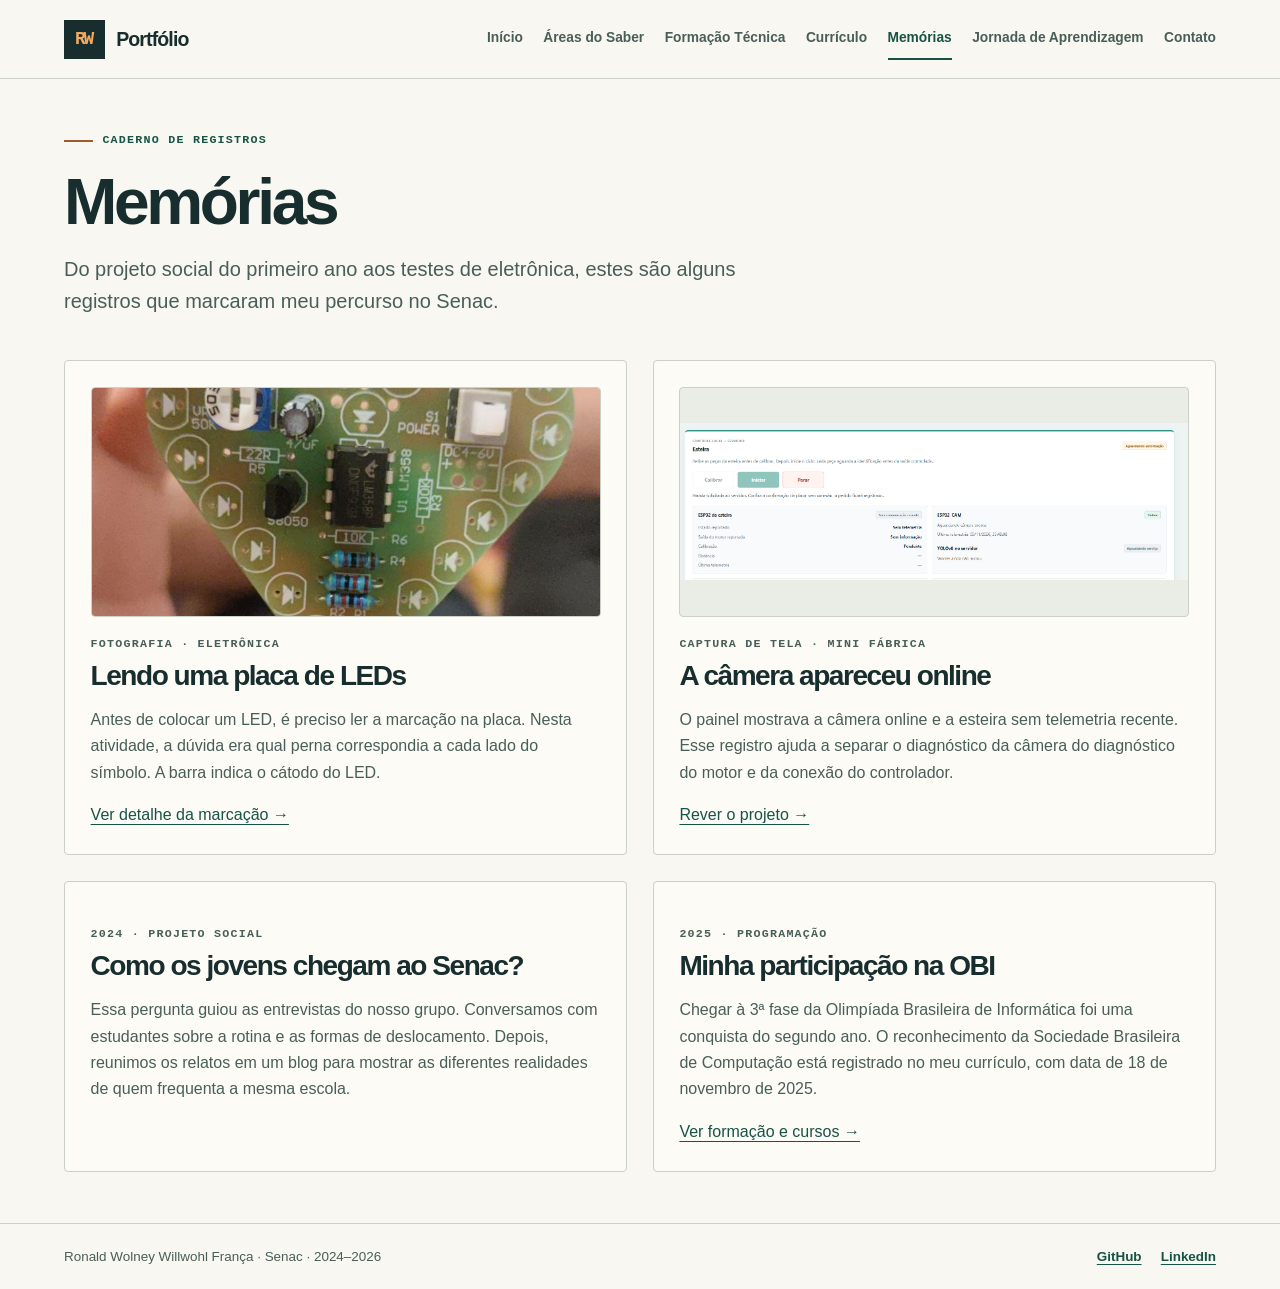
<file: memorias.html>
<!doctype html>
<html lang="pt-BR">
  <head>
    <meta charset="utf-8">
    <meta name="viewport" content="width=device-width, initial-scale=1">
    <meta name="description" content="Memórias no portfólio de Ronald Wolney Willwohl França, estudante de Internet das Coisas no Senac.">
    <title>Memórias | Ronald Wolney Willwohl França</title>
    <link rel="stylesheet" href="css/estilo.css">
  </head>
  <body>
    <a class="skip" href="#principal">Pular para o conteúdo</a>
    <!-- O menu é HTML comum. aria-current indica a página aberta para leitores de tela. -->
    <header>
      <div class="barra wrap">
        <a class="marca" href="index.html" aria-label="Portfólio de Ronald, início">
          <b aria-hidden="true">RW</b> Portfólio</a>
        <nav aria-label="Navegação principal">
          <a href="index.html">Início</a>
          <a href="areas-do-saber.html">Áreas do Saber</a>
          <a href="formacao-tecnica.html">Formação Técnica</a>
          <a href="curriculo.html">Currículo</a>
          <a href="memorias.html" aria-current="page">Memórias</a>
          <a href="jornada.html">Jornada de Aprendizagem</a>
          <a href="contato.html">Contato</a>
        </nav>
      </div>
    </header>
    <!-- As páginas ficam no mesmo nível. Caminhos relativos também funcionam depois de extrair o ZIP. -->
    <main id="principal" class="wrap">
      <div class="intro">
        <p class="micro">Caderno de registros</p>
        <h1>Memórias</h1>
        <p class="lead">Do projeto social do primeiro ano aos testes de eletrônica, estes são alguns registros que marcaram meu percurso no Senac.</p>
      </div>
      <section class="duas conteudo" aria-label="Registros de aprendizagem">
        <article class="registro">
          <a href="imagens/placa-led-1.jpg" aria-label="Ampliar imagem de Lendo uma placa de LEDs">
            <img class="" src="imagens/placa-led-1.jpg" alt="Recorte de uma placa em formato de coração com LEDs e símbolos de polaridade.">
          </a>
          <p class="micro">Fotografia · Eletrônica</p>
          <h2>Lendo uma placa de LEDs</h2>
          <p>Antes de colocar um LED, é preciso ler a marcação na placa. Nesta atividade, a dúvida era qual perna correspondia a cada lado do símbolo. A barra indica o cátodo do LED.</p>
          <div class="links">
            <a href="imagens/placa-led-2.jpg">Ver detalhe da marcação →</a>
          </div>
        </article>
        <article class="registro">
          <a href="imagens/painel-esteira.png" aria-label="Ampliar imagem de A câmera apareceu online">
            <img class="painel" src="imagens/painel-esteira.png" alt="Captura do painel da esteira com câmera online e controlador sem comunicação recente.">
          </a>
          <p class="micro">Captura de tela · Mini Fábrica</p>
          <h2>A câmera apareceu online</h2>
          <p>O painel mostrava a câmera online e a esteira sem telemetria recente. Esse registro ajuda a separar o diagnóstico da câmera do diagnóstico do motor e da conexão do controlador.</p>
          <div class="links">
            <a href="formacao-tecnica.html#esteira">Rever o projeto →</a>
          </div>
        </article>
        <article class="registro" id="mobilidade">
          <p class="micro">2024 · Projeto social</p>
          <h2>Como os jovens chegam ao Senac?</h2>
          <p>Essa pergunta guiou as entrevistas do nosso grupo. Conversamos com estudantes sobre a rotina e as formas de deslocamento. Depois, reunimos os relatos em um blog para mostrar as diferentes realidades de quem frequenta a mesma escola.</p>
        </article>
        <article class="registro">
          <p class="micro">2025 · Programação</p>
          <h2>Minha participação na OBI</h2>
          <p>Chegar à 3ª fase da Olimpíada Brasileira de Informática foi uma conquista do segundo ano. O reconhecimento da Sociedade Brasileira de Computação está registrado no meu currículo, com data de 18 de novembro de 2025.</p>
          <div class="links">
            <a href="curriculo.html">Ver formação e cursos →</a>
          </div>
        </article>
      </section>
      <!-- Para inserir a gravação, copie o arquivo para videos/ e retire os sinais de comentário do bloco abaixo.
<section class="secao">
  <h2>O ciclo da esteira em vídeo</h2>
  <video controls playsinline preload="metadata" aria-label="Demonstração da esteira">
    <source src="videos/esteira.mp4" type="video/mp4">
  </video>
  <p>Descreva aqui as etapas que aparecem na sua gravação.</p>
</section>
-->
    </main>
    <footer>
      <div class="rodape wrap">
        <span>Ronald Wolney Willwohl França · Senac · 2024–2026</span>
        <div class="links">
          <a href="https://github.com/RonaldinDuCaus">GitHub</a>
          <a href="https://www.linkedin.com/in/ronald-wolney-willwohl-fran%C3%A7a-411b18274/">LinkedIn</a>
        </div>
      </div>
    </footer>
  </body>
</html>
</file>
<file: css/estilo.css>
/* Cores e medidas compartilhadas mantêm as sete páginas com a mesma identidade. */
:root {
  --papel: #f8f7f1;
  --tinta: #182d2d;
  --suave: #495e59;
  --linha: #cbd1c6;
  --verde: #175347;
  --ambar: #f3aa62;
  --mono: "IBM Plex Mono", Consolas, "Liberation Mono", monospace;
  --texto: "DM Sans", "Segoe UI", Arial, sans-serif;
}
* { box-sizing: border-box; }
html { scroll-behavior: smooth; scroll-padding-top: 1.5rem; }
body { margin: 0; background: var(--papel); color: var(--tinta); font: 1rem/1.65 var(--texto); }
a { color: var(--verde); text-underline-offset: .23em; }
a:hover { text-decoration-thickness: 2px; }
a:focus-visible, summary:focus-visible, video:focus-visible { outline: 3px solid #af591c; outline-offset: 4px; }
img, video { display: block; width: 100%; height: auto; }
figure, h1, h2, h3, p { margin: 0; }
h1, h2, h3 { line-height: 1.08; letter-spacing: -.052em; }
h1 { font-size: clamp(3rem, 6vw, 6.3rem); font-weight: 650; }
h2 { font-size: clamp(1.95rem, 3.2vw, 3.1rem); font-weight: 630; }
h3 { font-size: 1.43rem; letter-spacing: -.036em; }
p + p { margin-top: .8rem; }
.wrap { width: min(1340px, 90%); margin-inline: auto; }
.skip { position: absolute; left: 1rem; top: -6rem; z-index: 3; background: white; padding: .6rem; }
.skip:focus { top: .5rem; }
header { border-bottom: 1px solid var(--linha); }
.barra, nav, .marca, .links, .rodape, .linha-topo { display: flex; align-items: center; }
.barra { justify-content: space-between; gap: 1.3rem; min-height: 78px; }
.marca { color: var(--tinta); text-decoration: none; gap: .7rem; font-weight: 680; letter-spacing: -.045em; font-size: 1.22rem; white-space: nowrap; }
.marca b { display: grid; place-items: center; width: 41px; height: 39px; background: var(--tinta); color: var(--ambar); font: bold 1.12rem var(--mono); letter-spacing: -.13em; padding-right: 2px; }
nav { flex-wrap: wrap; column-gap: clamp(.7rem, 1.6vw, 1.8rem); }
nav a { padding: .55rem 0; font-size: .86rem; font-weight: 550; color: var(--suave); text-decoration: none; border-bottom: 2px solid transparent; }
nav a[aria-current="page"], nav a:hover { color: var(--verde); border-bottom-color: var(--verde); }
.micro { font: 650 .73rem/1.5 var(--mono); text-transform: uppercase; letter-spacing: .105em; color: var(--verde); }
.hero { display: grid; grid-template-columns: 1fr 1.12fr; align-items: center; gap: 5%; padding-block: clamp(2.8rem, 5vw, 5.4rem); }
.hero .micro, .intro .micro { display:flex; gap:.6rem; align-items:center; margin-bottom: 1.15rem; }
.hero .micro::before, .intro .micro::before { content:""; width: 1.8rem; height: 2px; background: #a05c2c; }
.hero h1 { font-size: clamp(3rem,5.25vw,5.6rem); }
.hero h1 span { display:block; color: var(--verde); }
.lead { color: var(--suave); font-size: clamp(1.05rem, 1.6vw, 1.25rem); max-width: 64ch; line-height: 1.6; }
.hero .lead { margin: 1.4rem 0 1.85rem; max-width: 42ch; }
.links { flex-wrap: wrap; gap: .75rem 1.2rem; }
.botao, .texto-link { display: inline-flex; align-items: center; justify-content: center; gap: .6rem; font-size: .95rem; font-weight: 650; }
.botao { background: var(--verde); padding: .75rem 1.15rem; color: #fff; text-decoration: none; border: 1px solid var(--verde); border-radius: 3px; }
.botao:hover { background: #0c3d35; }
.texto-link { padding-block: .4rem; }
.prancha { background: #132829; border: 1px solid #354b48; color: #f4f5e7; overflow: hidden; border-radius: 4px; }
.prancha figcaption { border-top:1px solid #425952; display:flex; justify-content:space-between; align-items:center; gap:1rem; padding: .75rem 1rem; font: .72rem/1.4 var(--mono); }
.prancha figcaption span:first-child { color: #fac28a; }
.secao { padding-block: clamp(2.8rem, 4.6vw, 5rem); border-top: 1px solid var(--linha); }
.linha-topo { justify-content: space-between; gap: 1rem; margin-bottom: 1.6rem; align-items: end; }
.grade { display: grid; gap: 1.4rem; grid-template-columns: repeat(3, minmax(0, 1fr)); }
.card { overflow:hidden; display:block; color:var(--tinta); text-decoration:none; border:1px solid var(--linha); background:#fcfbf6; border-radius:4px; transition: border-color .18s, transform .18s; }
.card:hover { border-color:var(--verde); transform:translateY(-3px); }
.card img { height: clamp(135px,13vw,200px); object-fit: cover; }
.card .corpo { padding:1.2rem 1.35rem 1.45rem; }
.card h3 { display:flex; justify-content:space-between; gap:.4rem; margin:.45rem 0 .7rem; }
.card h3 span { color:var(--verde); font-size:1.15rem; }
.card p, .bloco p, .ficha p, .passo p, .registro p { color:var(--suave); }
.intro { padding-block:3.3rem 2.7rem; }
.intro h1 { margin:.4rem 0 1rem; font-size:clamp(2.8rem,5vw,5rem); }
.atalhos { display:flex; flex-wrap:wrap; gap:.7rem 1.4rem; border-block:1px solid var(--linha); padding-block:.9rem; }
.atalhos a { font-size:.94rem; font-weight:600; }
.projeto { padding-block:3rem; border-bottom:1px solid var(--linha); }
.projeto:last-child { border:0; }
.ficha { display:grid; grid-template-columns:1.05fr 1fr; gap:5%; align-items:start; }
.projeto h2,.bloco h2,.registro h2,.passo h2 { margin:.45rem 0 1rem; }
.ficha figure img,.registro img,video,.foto { border:1px solid var(--linha); border-radius:4px; }
figcaption { font-size:.84rem; color:var(--suave); padding-top:.55rem; }
.prancha figcaption { color:#f1f4e9; }
dl { margin:1.2rem 0; }
dt { font-weight:700; margin-top:.85rem; }
dd { margin:0; color:var(--suave); }
details { border-top:1px solid var(--linha); padding:.8rem 0; margin:.6rem 0; }
summary { color:var(--verde); cursor:pointer; font-weight:650; }
details p { margin:.65rem 0; }
pre { background:#142a29; color:#e3eedc; padding:1.15rem; overflow-x:auto; border-radius:3px; font:.85rem/1.6 var(--mono); }
.duas { display:grid; grid-template-columns:repeat(2,minmax(0,1fr)); gap:1.6rem; }
.bloco, .registro { padding:1.6rem; border:1px solid var(--linha); border-radius:4px; background:#fcfbf6; }
.bloco h2,.registro h2 { font-size:1.75rem; }
.bloco ul { padding-left:1.2rem; margin-bottom:0; }
.bloco .links,.registro .links { margin-top:1rem; }
.conteudo { padding-bottom:3.2rem; }
.registro img { height:230px; object-fit:cover; }
.registro .painel { object-fit:contain; background:#e9ede6; }
.registro .micro { margin-top:1.2rem; }
.passo { display:grid; grid-template-columns:150px 1fr; gap:2rem; padding:1.7rem 0; border-top:1px solid var(--linha); }
.passo h2 { font-size:1.6rem; margin-top:0; }
.passo p { max-width:74ch; }
.passo .micro { border-left:3px solid #c27a41; padding-left:.7rem; align-self:start; }
footer { border-top:1px solid var(--linha); padding:1.35rem 0; }
.rodape { justify-content:space-between; gap:1rem; font-size:.84rem; color:var(--suave); flex-wrap:wrap; }
.rodape a { font-weight:650; }
@media(max-width:1050px) {
 .barra { align-items:flex-start; flex-direction:column; gap:.3rem; padding:.8rem 0 .4rem; }
 nav { gap:0 1.2rem; }
}
@media(max-width:760px) {
 /* Uma coluna preserva a ordem de leitura do HTML nas telas estreitas. */
 .hero,.ficha,.duas,.grade { grid-template-columns:1fr; }
 .hero,.ficha { gap:1.65rem; } .wrap { width:90%; }
 .hero h1 { font-size:clamp(3rem,9vw,4.6rem); }
 .linha-topo { align-items:flex-start; flex-direction:column; }
 .card img { height:auto; aspect-ratio: 2.4; }
 .passo { grid-template-columns:1fr; gap:.7rem; }
 nav { column-gap:1rem; } nav a { padding:.33rem 0; }
 .bloco,.registro { padding:1.15rem; }
 .hero { padding-block:2.4rem; }
}
@media(prefers-reduced-motion:reduce) { html { scroll-behavior:auto; } .card { transition:none; } .card:hover { transform:none; } }
/* Datas, títulos e instituições continuam juntos quando a lista de cursos muda de largura. */
.antes { margin-bottom: 2rem; }
.historico { margin: 0; padding: 0; list-style: none; }
.historico li { display: flex; align-items: baseline; gap: 1.5rem; border-top: 1px solid var(--linha); padding: .8rem 0; color: var(--suave); }
.historico strong { color: var(--tinta); }
.data { min-width: 6.5rem; color: var(--verde); font: .84rem var(--mono); }
.hero > *, .ficha > *, .duas > * { min-width: 0; }
@media(max-width:430px) { .historico li { display: grid; gap: .2rem; } }
</file>
